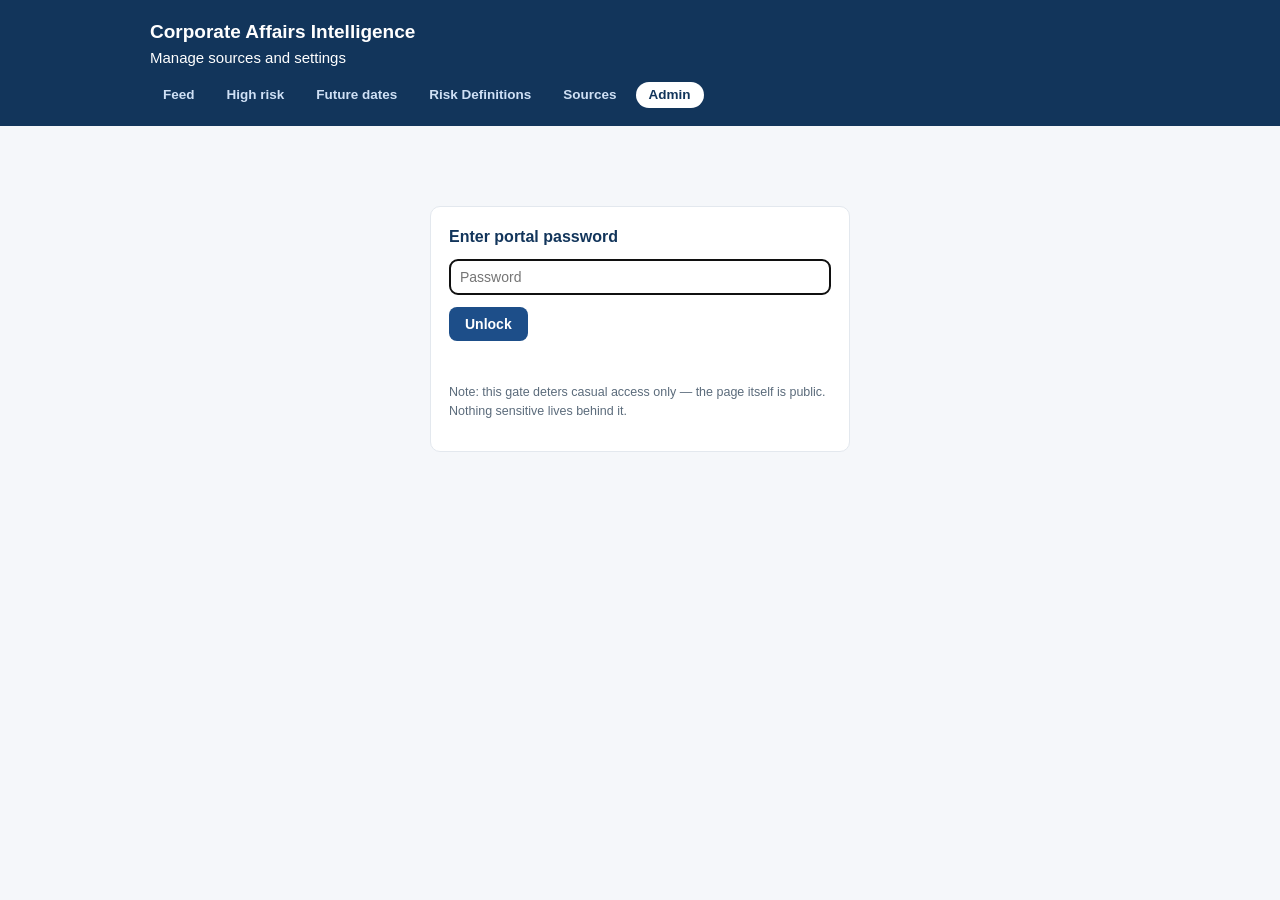
<file: docs/admin.html>
<!DOCTYPE html>
<html lang="en">
<head>
<meta charset="utf-8">
<meta name="viewport" content="width=device-width, initial-scale=1">
<meta name="robots" content="noindex">
<title>CA Intelligence — Admin</title>
<style>
  :root{--navy:#12355b;--navy2:#1d4e89;--bg:#f5f7fa;--card:#fff;--ink:#1c2733;--muted:#5b6b7b;--line:#e3e8ee;--ok:#2e6b34;--err:#a31226}
  *{box-sizing:border-box}
  body{margin:0;font-family:-apple-system,"Segoe UI",Roboto,Helvetica,Arial,sans-serif;background:var(--bg);color:var(--ink);font-size:15px;line-height:1.5}
  header{background:var(--navy);color:#fff;padding:18px 20px}
  header .wrap{max-width:980px;margin:0 auto}
  header h1{margin:0;font-size:19px}
  header a{color:#cfe0f5;font-size:13px}
  nav{display:flex;gap:6px;margin-top:13px}
  nav a{font-size:13.5px;font-weight:600;color:#cfe0f5;text-decoration:none;padding:6px 13px;border-radius:99px;line-height:1}
  nav a:hover{background:rgba(255,255,255,.12);color:#fff}
  nav a.active{background:#fff;color:var(--navy)}
  nav a:focus-visible{outline:2px solid #fff;outline-offset:2px}
  main{max-width:980px;margin:0 auto;padding:20px 16px 60px}
  .card{background:var(--card);border:1px solid var(--line);border-radius:10px;padding:18px;margin-bottom:16px}
  .card h2{margin:0 0 10px;font-size:16px;color:var(--navy)}
  label{display:block;font-size:13px;font-weight:600;color:var(--muted);margin:10px 0 4px}
  input[type=text],input[type=password],input[type=url],input[type=number],select{width:100%;padding:9px 10px;border:1px solid var(--line);border-radius:8px;font-size:14px;background:#fff;color:var(--ink)}
  input[type=number]{width:110px}
  button{background:var(--navy2);color:#fff;border:0;border-radius:8px;padding:9px 16px;font-size:14px;font-weight:600;cursor:pointer}
  button:hover{background:var(--navy)}
  button.ghost{background:#eef2f7;color:var(--navy)}
  button.danger{background:transparent;color:var(--err);padding:4px 8px;font-size:16px;line-height:1}
  .row{display:flex;gap:10px;flex-wrap:wrap;align-items:end}
  .row>div{flex:1;min-width:160px}
  table{width:100%;border-collapse:collapse;font-size:13.5px}
  th{ text-align:left;color:var(--muted);font-size:12px;text-transform:uppercase;letter-spacing:.05em;padding:8px 6px;border-bottom:1px solid var(--line)}
  td{padding:8px 6px;border-bottom:1px solid var(--line);vertical-align:middle}
  td input[type=text],td input[type=url],td select{font-size:13px;padding:6px 8px}
  .tag{font-size:10.5px;font-weight:700;padding:2px 7px;border-radius:99px;background:#eaf0f7;color:var(--navy2);text-transform:uppercase}
  .tag.auto{background:#f0ecf7;color:#59468b}
  .status{margin-top:10px;font-size:14px;min-height:20px}
  .status.ok{color:var(--ok)} .status.err{color:var(--err)}
  .note{font-size:12.5px;color:var(--muted)}
  #gate{max-width:420px;margin:60px auto}
  .hidden{display:none}
  @media (max-width:700px){ table,thead,tbody,tr,td,th{display:block} thead{display:none} td{border:0;padding:4px 0} tr{border-bottom:1px solid var(--line);padding:10px 0} }
</style>
</head>
<body>
<header>
  <div class="wrap">
    <h1>Corporate Affairs Intelligence</h1>
    <div class="sub">Manage sources and settings</div>
    <nav>
      <a href="index.html">Feed</a>
      <a href="highrisk.html">High risk</a>
      <a href="watch.html">Future dates</a>
      <a href="information.html">Risk Definitions</a>
      <a href="sources.html">Sources</a>
      <a href="admin.html" class="active" aria-current="page">Admin</a>
    </nav>
  </div>
</header>
<main>

  <div id="gate" class="card">
    <h2>Enter portal password</h2>
    <input type="password" id="pw" placeholder="Password" autofocus>
    <div style="margin-top:12px"><button id="pwBtn">Unlock</button></div>
    <div class="status err" id="pwErr"></div>
    <p class="note">Note: this gate deters casual access only — the page itself is public. Nothing sensitive lives behind it.</p>
  </div>

  <div id="app" class="hidden">

    <div class="card">
      <h2>Repository connection</h2>
      <div class="row">
        <div><label>GitHub owner (username)</label><input type="text" id="owner"></div>
        <div><label>Repository name</label><input type="text" id="repo"></div>
      </div>
      <label>GitHub token (fine-grained, this repo only, Contents: read &amp; write)</label>
      <input type="password" id="token" placeholder="github_pat_…">
      <p class="note">Stored only in this browser (localStorage). Create at github.com → Settings → Developer settings → Fine-grained tokens. Needed to save changes; loading works without it.</p>
      <div style="margin-top:8px"><button id="loadBtn">Load current settings</button></div>
      <div class="status" id="loadStatus"></div>
    </div>

    <div id="editor" class="hidden">
      <div class="card">
        <h2>Automatic source discovery</h2>
        <label>How many additional similar sources should the agent find and monitor on its own?</label>
        <input type="number" id="autoCount" min="0" max="25" value="0">
        <p class="note">The agent adds up to this many extra reputable sources (tagged AUTO below) on its next daily run. Set to 0 to stop discovering; delete any AUTO row to drop a source it added.</p>
      </div>

      <div class="card">
        <h2>Sources monitored every day</h2>
        <table id="srcTable">
          <thead><tr><th>On</th><th>Name</th><th>Category</th><th>Feed URL</th><th>Origin</th><th></th></tr></thead>
          <tbody></tbody>
        </table>
        <h2 style="margin-top:18px">Add a source</h2>
        <div class="row">
          <div><label>Name</label><input type="text" id="newName" placeholder="e.g. Politico Agriculture"></div>
          <div><label>Category</label><select id="newCat"></select></div>
        </div>
        <label>Feed URL (RSS/Atom — or a normal site URL and the agent will find its feed)</label>
        <input type="url" id="newUrl" placeholder="https://…">
        <div style="margin-top:10px"><button class="ghost" id="addBtn">Add to list</button></div>
      </div>

      <div class="card">
        <button id="saveBtn">Save all changes</button>
        <div class="status" id="saveStatus"></div>
        <p class="note">Saving commits <code>sources.json</code> and <code>config.json</code> to the repository; the next daily run picks them up automatically.</p>
      </div>
    </div>
  </div>
</main>
<script>
"use strict";
const PW_HASH="26fff2f8310d1d079761a508d1c41a5c3df9a40d7a821dbb3b898afa548261d4";
const CATS=["Regulatory","Legislative","Nutrition","Dairy Industry","Food Industry","Sustainability","Reputation","Public Affairs"];
const $=s=>document.querySelector(s);
const esc=s=>String(s??"").replace(/[&<>"']/g,c=>({"&":"&amp;","<":"&lt;",">":"&gt;",'"':"&quot;","'":"&#39;"}[c]));
let sourcesDoc=null, configDoc=null, shas={};

async function sha256(t){
  const b=await crypto.subtle.digest("SHA-256",new TextEncoder().encode(t));
  return [...new Uint8Array(b)].map(x=>x.toString(16).padStart(2,"0")).join("");
}
$("#pwBtn").onclick=async()=>{
  if(await sha256($("#pw").value)===PW_HASH){ sessionStorage.setItem("ca_admin","1"); unlock(); }
  else $("#pwErr").textContent="Incorrect password.";
};
$("#pw").addEventListener("keydown",e=>{if(e.key==="Enter")$("#pwBtn").click();});

function unlock(){
  $("#gate").classList.add("hidden");
  $("#app").classList.remove("hidden");
  // Auto-derive owner/repo when hosted on *.github.io/<repo>/
  const h=location.hostname, seg=location.pathname.split("/").filter(Boolean);
  const savedOwner=localStorage.getItem("ca_owner"), savedRepo=localStorage.getItem("ca_repo");
  $("#owner").value=savedOwner||(h.endsWith(".github.io")?h.split(".")[0]:"");
  $("#repo").value=savedRepo||(h.endsWith(".github.io")&&seg.length?seg[0]:"");
  $("#token").value=localStorage.getItem("ca_token")||"";
  $("#newCat").innerHTML=CATS.map(c=>`<option>${c}</option>`).join("");
}
if(sessionStorage.getItem("ca_admin")==="1") unlock();

function apiHeaders(withAuth){
  const h={"Accept":"application/vnd.github+json"};
  const t=$("#token").value.trim();
  if(withAuth&&t)h["Authorization"]="Bearer "+t;
  return h;
}
function repoPath(file){
  return `https://api.github.com/repos/${$("#owner").value.trim()}/${$("#repo").value.trim()}/contents/${file}`;
}
const b64enc=s=>btoa(String.fromCharCode(...new TextEncoder().encode(s)));
const b64dec=s=>new TextDecoder().decode(Uint8Array.from(atob(s.replace(/\n/g,"")),c=>c.charCodeAt(0)));

async function fetchFile(file){
  const r=await fetch(repoPath(file)+"?ref=main&t="+Date.now(),{headers:apiHeaders(true)});
  if(!r.ok)throw new Error(`${file}: HTTP ${r.status}`);
  const j=await r.json();
  shas[file]=j.sha;
  return JSON.parse(b64dec(j.content));
}
async function putFile(file,obj,msg){
  const r=await fetch(repoPath(file),{
    method:"PUT",headers:{...apiHeaders(true),"Content-Type":"application/json"},
    body:JSON.stringify({message:msg,branch:"main",sha:shas[file],content:b64enc(JSON.stringify(obj,null,2)+"\n")})
  });
  if(!r.ok){const t=await r.text();throw new Error(`${file}: HTTP ${r.status} ${t.slice(0,140)}`);}
  const j=await r.json(); shas[file]=j.content.sha;
}

$("#loadBtn").onclick=async()=>{
  const st=$("#loadStatus"); st.className="status"; st.textContent="Loading…";
  localStorage.setItem("ca_owner",$("#owner").value.trim());
  localStorage.setItem("ca_repo",$("#repo").value.trim());
  localStorage.setItem("ca_token",$("#token").value.trim());
  try{
    sourcesDoc=await fetchFile("sources.json");
    configDoc=await fetchFile("config.json");
    $("#autoCount").value=configDoc.auto_discover_count??0;
    renderTable();
    $("#editor").classList.remove("hidden");
    st.className="status ok"; st.textContent=`Loaded ${sourcesDoc.sources.length} sources.`;
  }catch(e){ st.className="status err"; st.textContent="Load failed — check owner/repo. "+e.message; }
};

function renderTable(){
  const tb=$("#srcTable tbody");
  tb.innerHTML=sourcesDoc.sources.map((s,i)=>`<tr data-i="${i}">
    <td><input type="checkbox" ${s.enabled?"checked":""} data-f="enabled"></td>
    <td><input type="text" value="${esc(s.name)}" data-f="name"></td>
    <td><select data-f="category">${CATS.map(c=>`<option ${c===s.category?"selected":""}>${c}</option>`).join("")}</select></td>
    <td><input type="url" value="${esc(s.url)}" data-f="url" style="min-width:220px"></td>
    <td><span class="tag ${s.origin==="auto"?"auto":""}">${esc(s.origin||"seed")}</span></td>
    <td><button class="danger" title="Remove" data-del="${i}">✕</button></td>
  </tr>`).join("");
  tb.querySelectorAll("[data-del]").forEach(b=>b.onclick=()=>{sourcesDoc.sources.splice(+b.dataset.del,1);renderTable();});
  tb.querySelectorAll("[data-f]").forEach(el=>el.addEventListener("change",()=>{
    const i=+el.closest("tr").dataset.i, f=el.dataset.f;
    sourcesDoc.sources[i][f]=(el.type==="checkbox")?el.checked:el.value;
    if(f!=="enabled")sourcesDoc.sources[i].origin=sourcesDoc.sources[i].origin==="seed"?"admin":sourcesDoc.sources[i].origin;
  }));
}

$("#addBtn").onclick=()=>{
  const name=$("#newName").value.trim(), url=$("#newUrl").value.trim();
  if(!name||!url){alert("Name and URL are required.");return;}
  sourcesDoc.sources.push({
    id:name.toLowerCase().replace(/[^a-z0-9]+/g,"-").replace(/^-|-$/g,"").slice(0,40)||("src-"+Date.now()),
    name, url, category:$("#newCat").value, origin:"admin", enabled:true
  });
  $("#newName").value=""; $("#newUrl").value="";
  renderTable();
};

$("#saveBtn").onclick=async()=>{
  const st=$("#saveStatus"); st.className="status"; st.textContent="Saving…";
  if(!$("#token").value.trim()){ st.className="status err"; st.textContent="A GitHub token is required to save."; return; }
  localStorage.setItem("ca_token",$("#token").value.trim());
  configDoc.auto_discover_count=Math.max(0,parseInt($("#autoCount").value,10)||0);
  try{
    await putFile("sources.json",sourcesDoc,"admin: update sources");
    await putFile("config.json",configDoc,"admin: update config");
    st.className="status ok"; st.textContent="Saved. The next daily run will use the new settings.";
  }catch(e){ st.className="status err"; st.textContent="Save failed — "+e.message; }
};
</script>
</body>
</html>
</file>
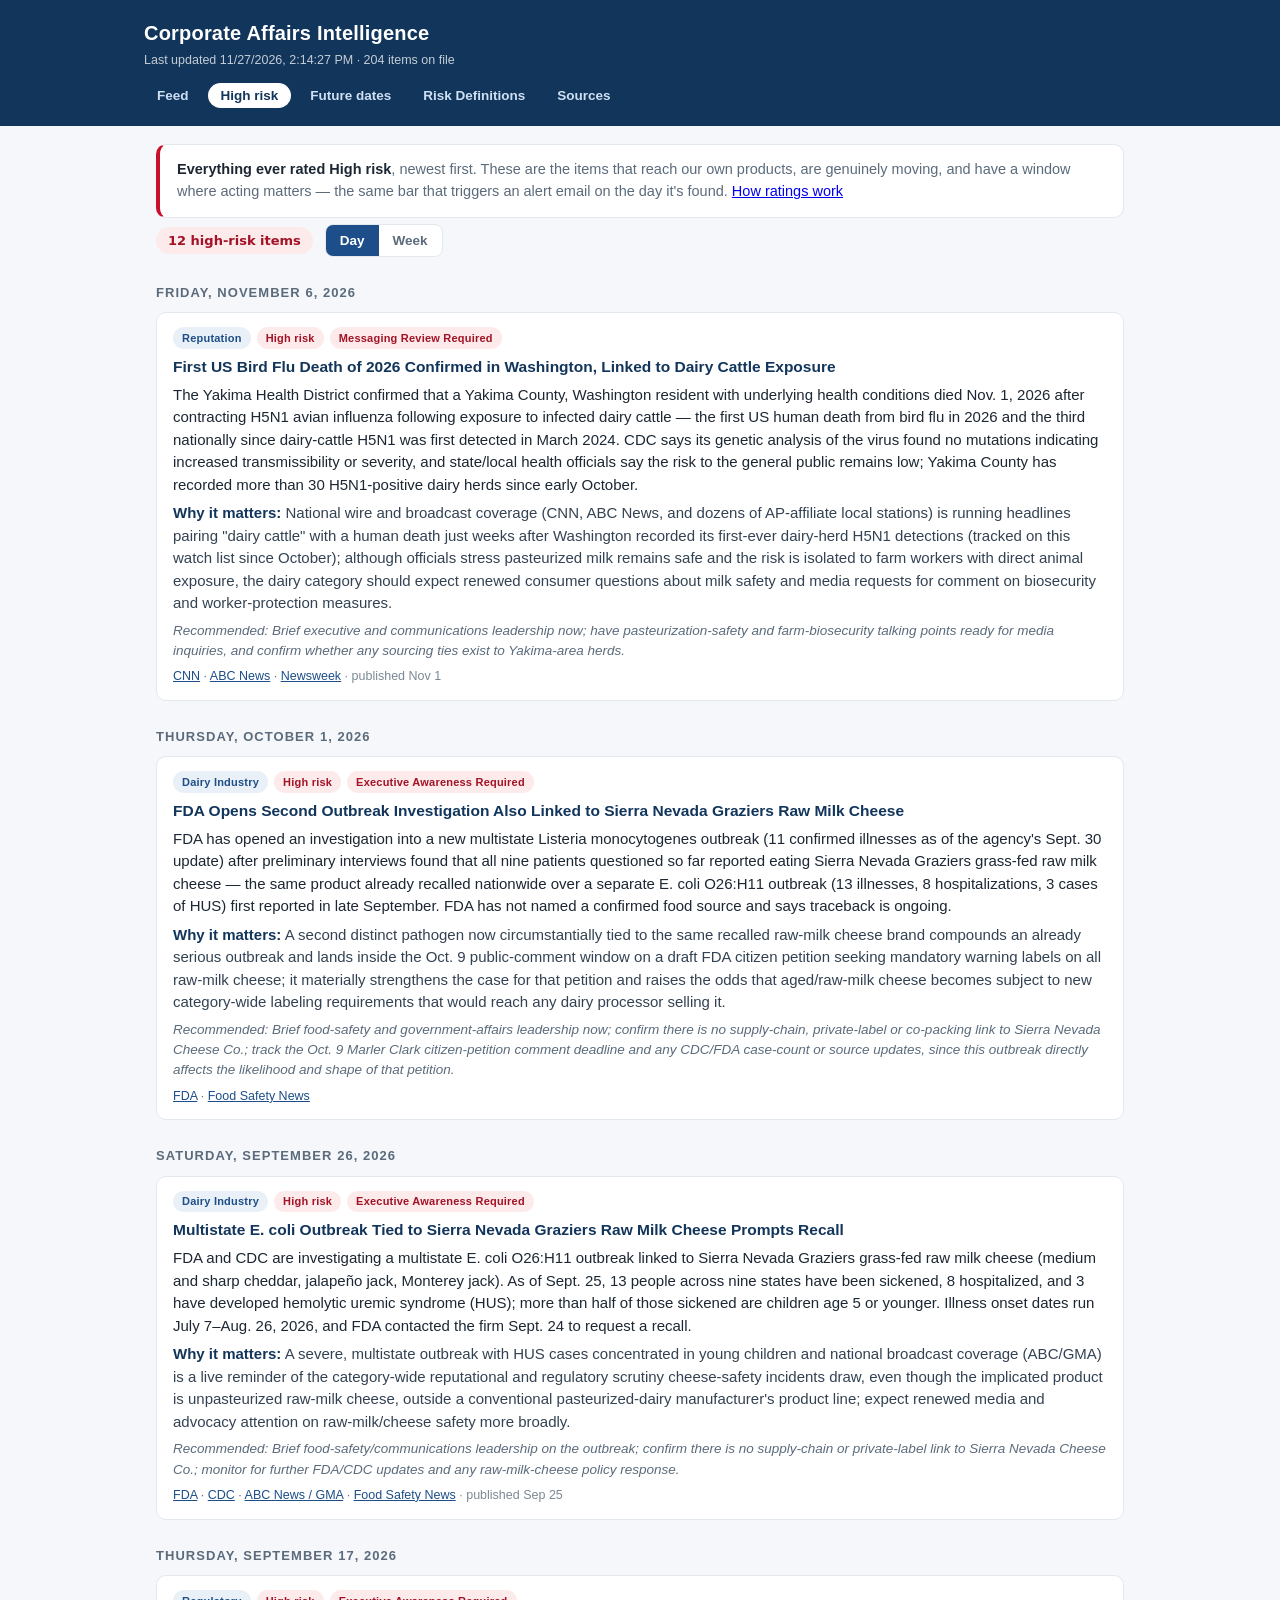
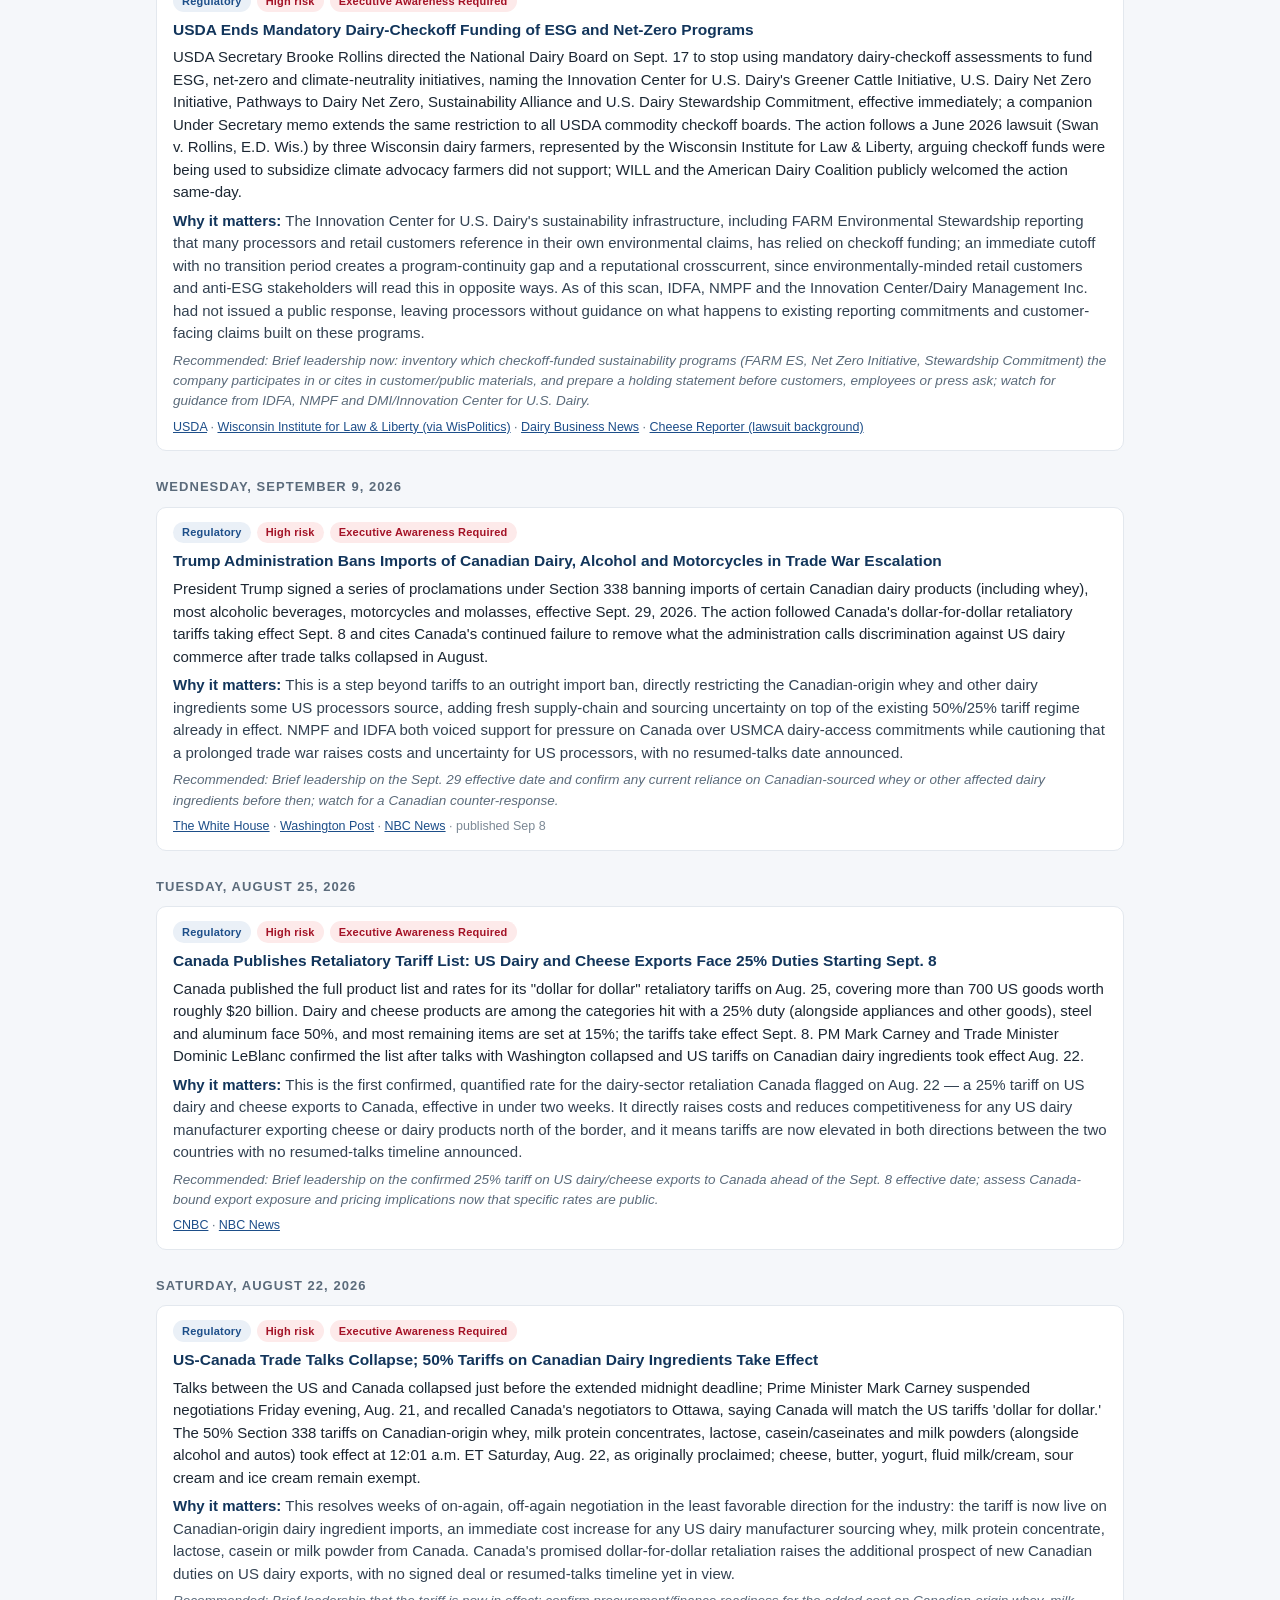
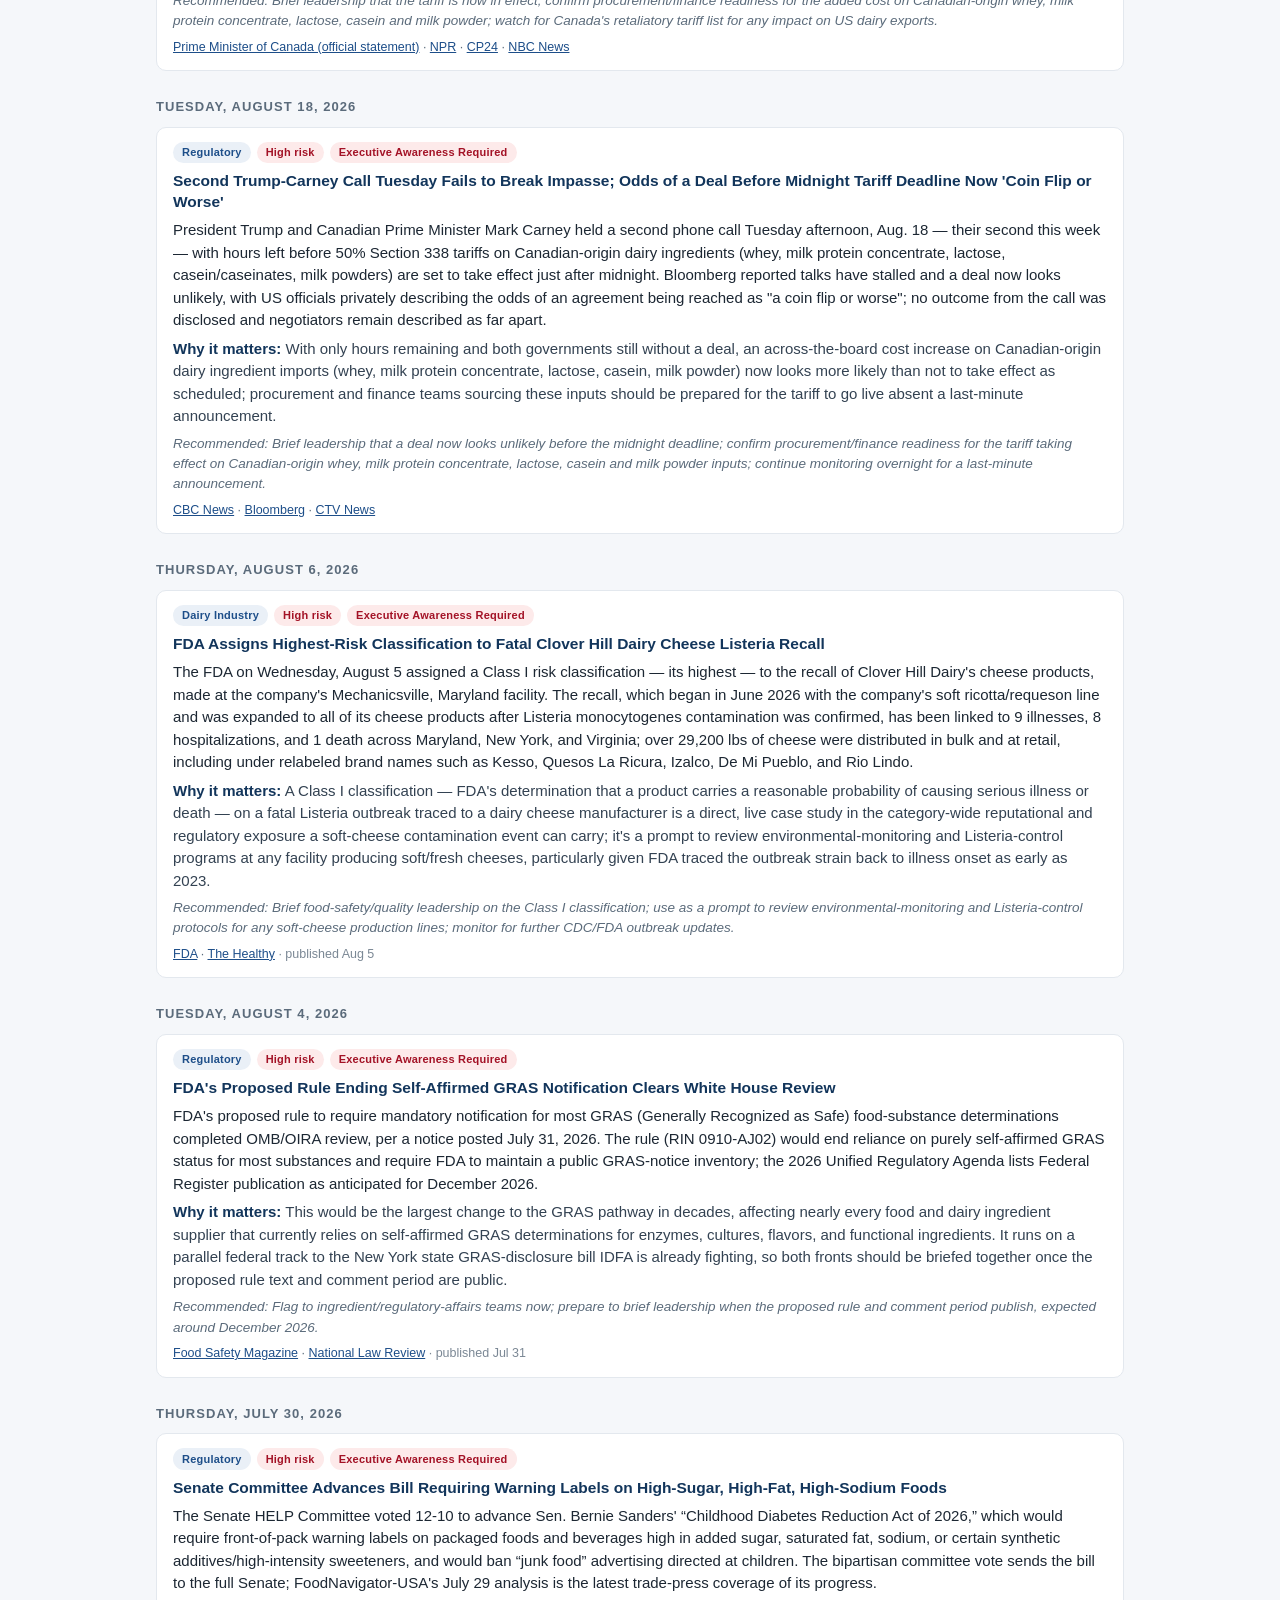
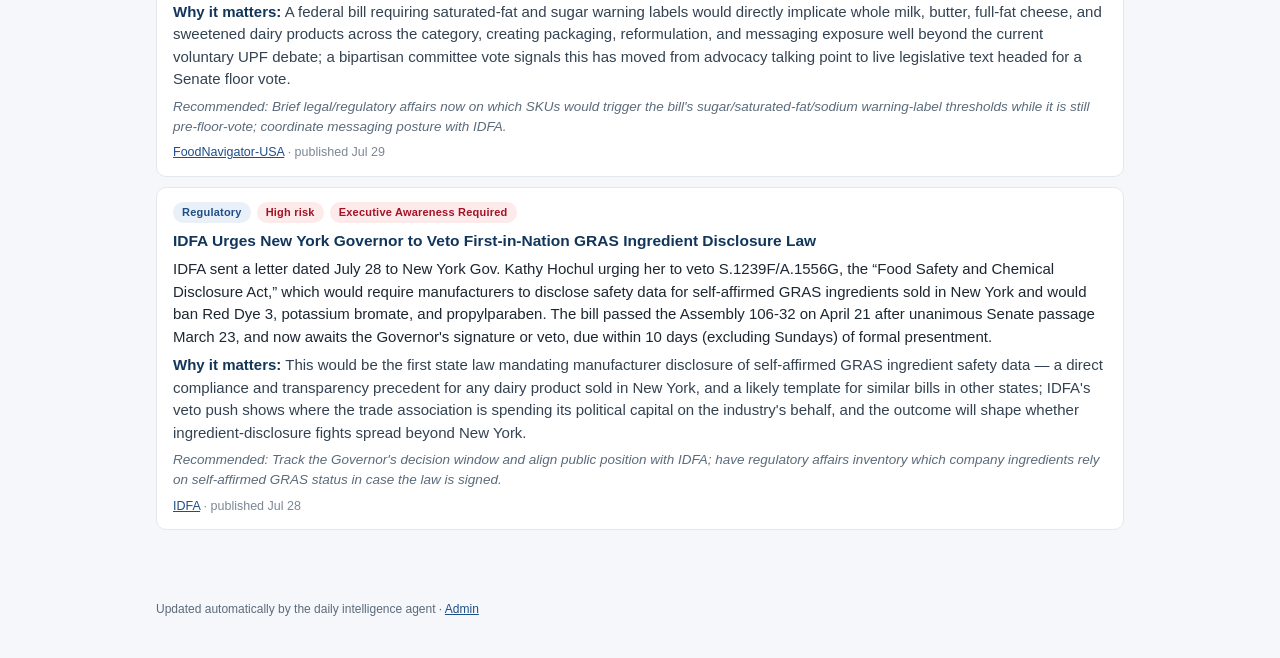
<file: docs/highrisk.html>
<!DOCTYPE html>
<html lang="en">
<head>
<meta charset="utf-8">
<meta name="viewport" content="width=device-width, initial-scale=1">
<meta name="robots" content="noindex">
<title>High risk — Corporate Affairs Intelligence</title>
<link rel="stylesheet" href="assets/site.css">
<style>
  .intro{
    background:#fff;border:1px solid var(--line);border-left:4px solid #c8102e;
    border-radius:10px;padding:14px 17px;margin-bottom:6px;
  }
  .intro p{margin:0;font-size:14.5px;color:var(--muted)}
  .intro p b{color:var(--ink)}
  .count{
    font-family:var(--display);font-weight:800;font-size:13px;color:var(--hi-t);
    background:var(--hi);padding:4px 12px;border-radius:99px;
  }
  .headrow{display:flex;align-items:center;gap:12px;margin:4px 0 14px;flex-wrap:wrap}
</style>
</head>
<body>

<header>
  <div class="wrap">
    <h1>Corporate Affairs Intelligence</h1>
    <div class="sub" id="meta">Loading…</div>
    <nav>
      <a href="index.html">Feed</a>
      <a href="highrisk.html" class="active" aria-current="page">High risk</a>
      <a href="watch.html">Future dates</a>
      <a href="information.html">Risk Definitions</a>
      <a href="sources.html">Sources</a>
    </nav>
  </div>
</header>

<main>
  <div class="intro">
    <p><b>Everything ever rated High risk</b>, newest first. These are the items that reach our own products, are genuinely moving, and have a window where acting matters — the same bar that triggers an alert email on the day it's found. <a href="information.html">How ratings work</a></p>
  </div>

  <div class="headrow">
    <span class="count" id="count">—</span>
    <span class="seg" role="group" aria-label="Group by">
      <button type="button" id="byDay" aria-pressed="true">Day</button>
      <button type="button" id="byWeek" aria-pressed="false">Week</button>
    </span>
  </div>

  <div id="list"></div>
</main>

<footer>
  Updated automatically by the daily intelligence agent · <a href="admin.html">Admin</a>
</footer>

<script src="assets/site.js"></script>
<script>
"use strict";
let DATA = {items:[]};
let MODE = "day";

function render(){
  const items = (DATA.items || []).filter(it => it.risk === "High");
  $("#count").textContent = items.length
    ? `${items.length} high-risk item${items.length === 1 ? "" : "s"}`
    : "None so far";
  $("#list").innerHTML = renderGroups(
    groupItems(items, MODE),
    "No high-risk items yet. That is the expected state most days — High is reserved for developments that need a decision."
  );
}

function setMode(m){
  MODE = m;
  $("#byDay").setAttribute("aria-pressed", String(m === "day"));
  $("#byWeek").setAttribute("aria-pressed", String(m === "week"));
  render();
}

(async function init(){
  try { DATA = await loadData(); }
  catch(e){
    $("#meta").textContent = "Could not load data.json";
    $("#list").innerHTML = '<div class="empty">Could not load data — if previewing locally, serve over http (not file://).</div>';
    return;
  }
  setMeta($("#meta"), DATA);
  render();
})();

$("#byDay").addEventListener("click", () => setMode("day"));
$("#byWeek").addEventListener("click", () => setMode("week"));
</script>
</body>
</html>
</file>
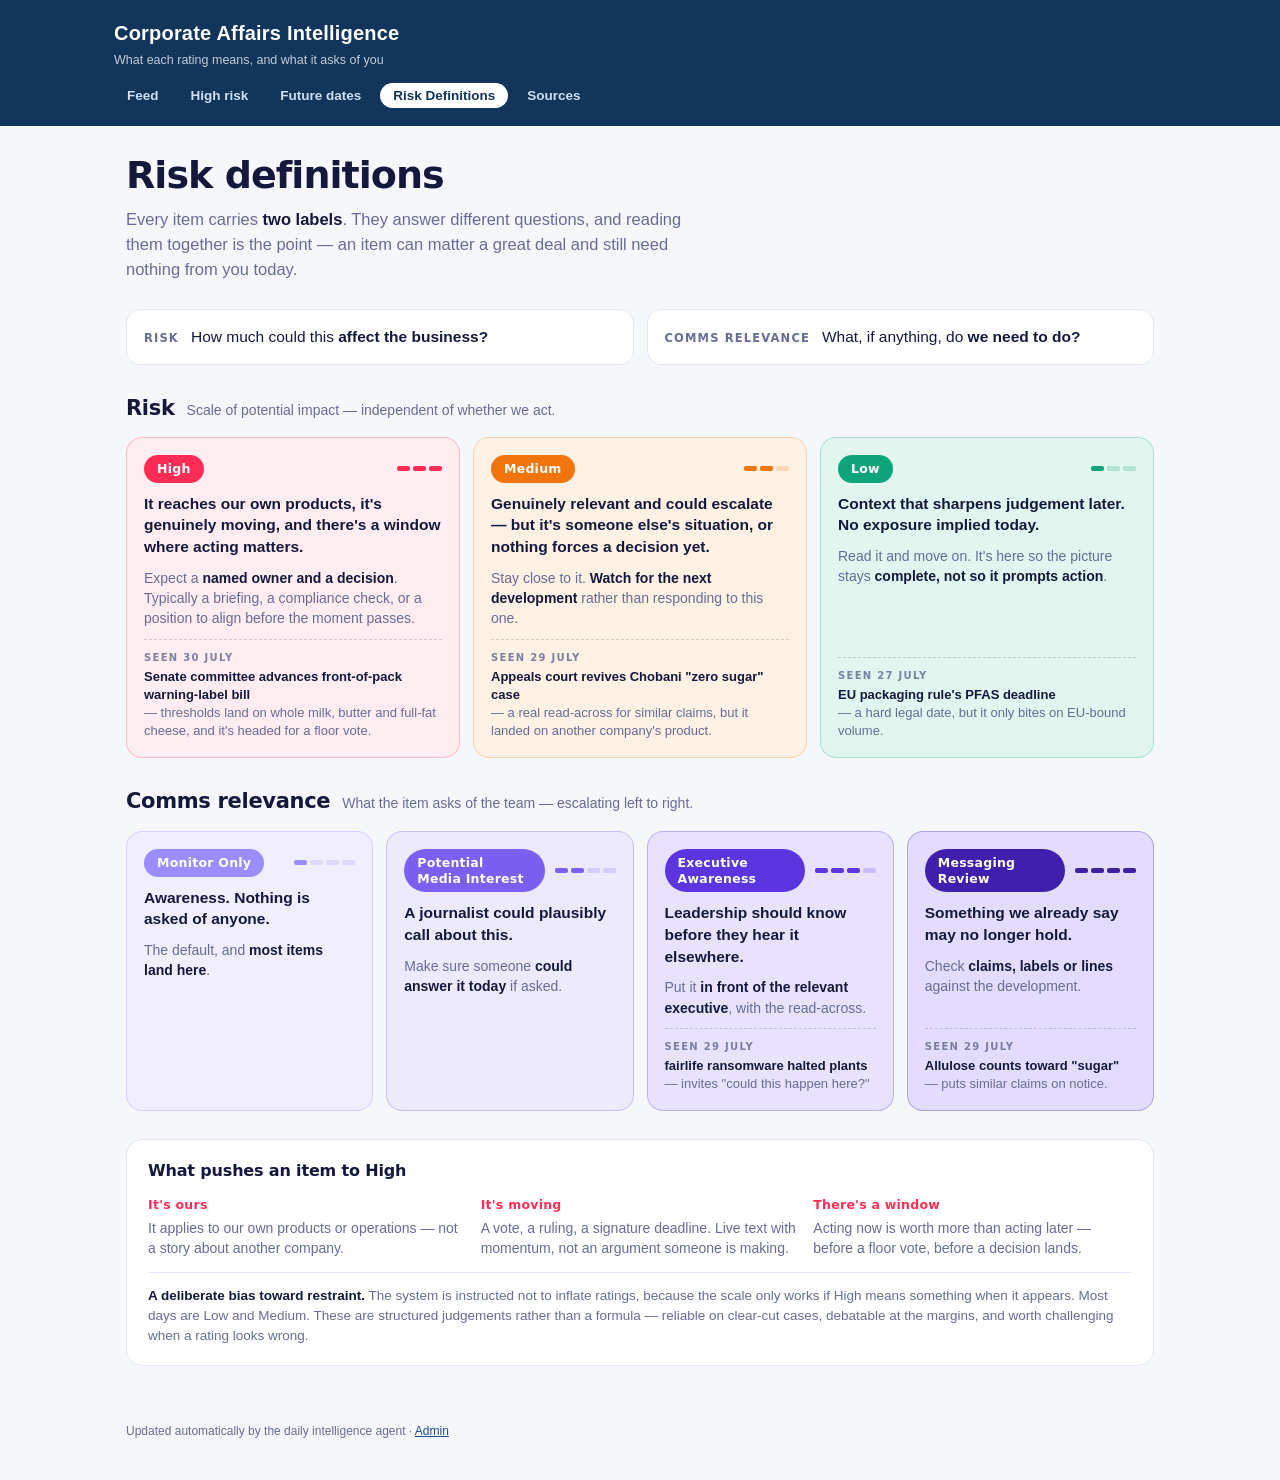
<file: docs/information.html>
<!DOCTYPE html>
<html lang="en">
<head>
<meta charset="utf-8">
<meta name="viewport" content="width=device-width, initial-scale=1">
<meta name="robots" content="noindex">
<title>Risk Definitions — Corporate Affairs Intelligence</title>
<style>
  :root{
    --navy:#12355b; --navy2:#1d4e89;
    --paper:#f5f7fa; --card:#ffffff;
    --ink:#14183D; --muted:#676C96; --line:#E4E7F5;

    --high:#FF2D55; --high-bg:#FFEDF1;
    --med:#F2740C;  --med-bg:#FFF1E3;
    --low:#0EA47A;  --low-bg:#E0F6EF;

    --c1:#9B8CFF; --c1-bg:#F1EEFF;
    --c2:#7B5FF0; --c2-bg:#EDE9FF;
    --c3:#5B36E0; --c3-bg:#E8E2FF;
    --c4:#3F1FAE; --c4-bg:#E3DCFF;

    --display:"Avenir Next","Futura","Segoe UI",system-ui,sans-serif;
    --body:-apple-system,"Segoe UI",Roboto,Helvetica,Arial,sans-serif;
  }
  *{box-sizing:border-box}
  body{margin:0;background:var(--paper);color:var(--ink);font-family:var(--body);font-size:15px;line-height:1.5;-webkit-font-smoothing:antialiased}

  header{background:var(--navy);color:#fff;padding:18px 20px}
  header .wrap{max-width:1060px;margin:0 auto;padding:0 4px}
  header h1{margin:0;font-size:20px;font-weight:650;letter-spacing:.2px}
  header .sub{font-size:12.5px;opacity:.75;margin-top:3px}
  nav{display:flex;gap:6px;margin-top:13px}
  nav a{font-size:13.5px;font-weight:600;color:#cfe0f5;text-decoration:none;padding:6px 13px;border-radius:99px;line-height:1}
  nav a:hover{background:rgba(255,255,255,.12);color:#fff}
  nav a.active{background:#fff;color:var(--navy)}
  nav a:focus-visible{outline:2px solid #fff;outline-offset:2px}

  main{max-width:1060px;margin:0 auto;padding:30px 16px 56px;display:flex;flex-direction:column;gap:28px}

  .lede h2{font-family:var(--display);font-weight:800;font-size:clamp(26px,4vw,38px);letter-spacing:-.025em;line-height:1.05;margin:0;text-wrap:balance}
  .lede p{margin:11px 0 0;font-size:16.5px;color:var(--muted);max-width:62ch}
  .lede p b{color:var(--ink);font-weight:650}

  .twoq{display:grid;grid-template-columns:1fr 1fr;gap:13px}
  .q{background:var(--card);border:1px solid var(--line);border-radius:14px;padding:15px 17px;display:flex;gap:12px;align-items:baseline}
  .q .k{font-family:var(--display);font-weight:800;font-size:11.5px;letter-spacing:.1em;text-transform:uppercase;color:var(--muted);white-space:nowrap}
  .q .v{font-size:15.5px}
  .q .v b{font-weight:700}

  section{display:flex;flex-direction:column;gap:13px}
  .shead{display:flex;align-items:baseline;gap:12px;flex-wrap:wrap}
  .shead h3{font-family:var(--display);font-weight:800;font-size:21px;letter-spacing:-.015em;margin:0}
  .shead .note{font-size:14px;color:var(--muted)}

  .grid3{display:grid;grid-template-columns:repeat(3,minmax(0,1fr));gap:13px}
  .grid4{display:grid;grid-template-columns:repeat(4,minmax(0,1fr));gap:13px}

  .tier{border-radius:16px;padding:17px;display:flex;flex-direction:column;gap:10px;border:1px solid var(--line);background:var(--card)}
  .t-high{background:var(--high-bg);border-color:color-mix(in srgb,var(--high) 26%,transparent)}
  .t-med {background:var(--med-bg); border-color:color-mix(in srgb,var(--med) 26%,transparent)}
  .t-low {background:var(--low-bg); border-color:color-mix(in srgb,var(--low) 26%,transparent)}
  .c-1{background:var(--c1-bg);border-color:color-mix(in srgb,var(--c1) 30%,transparent)}
  .c-2{background:var(--c2-bg);border-color:color-mix(in srgb,var(--c2) 30%,transparent)}
  .c-3{background:var(--c3-bg);border-color:color-mix(in srgb,var(--c3) 30%,transparent)}
  .c-4{background:var(--c4-bg);border-color:color-mix(in srgb,var(--c4) 30%,transparent)}

  .toprow{display:flex;align-items:center;justify-content:space-between;gap:10px}
  .pill{font-family:var(--display);font-weight:800;font-size:12.5px;letter-spacing:.02em;padding:6px 13px;border-radius:99px;color:#fff;line-height:1.25}
  .p-high{background:var(--high)} .p-med{background:var(--med)} .p-low{background:var(--low)}
  .p-c1{background:var(--c1)} .p-c2{background:var(--c2)} .p-c3{background:var(--c3)} .p-c4{background:var(--c4)}

  .steps{display:flex;gap:3px;align-items:center}
  .steps i{width:13px;height:5px;border-radius:2px;background:currentColor;opacity:.22}
  .steps i.on{opacity:1}
  .s-high{color:var(--high)} .s-med{color:var(--med)} .s-low{color:var(--low)}
  .s-c1{color:var(--c1)} .s-c2{color:var(--c2)} .s-c3{color:var(--c3)} .s-c4{color:var(--c4)}

  .means{font-size:15.5px;font-weight:600;line-height:1.4;margin:0}
  .does{font-size:14px;color:var(--muted);line-height:1.45;margin:0}
  .does b{color:var(--ink);font-weight:650}
  .eg{margin:auto 0 0;padding-top:11px;border-top:1px dashed color-mix(in srgb,var(--ink) 18%,transparent);font-size:13px;line-height:1.4;color:var(--muted)}
  .eg .lab{display:block;font-family:var(--display);font-size:10px;font-weight:700;letter-spacing:.13em;text-transform:uppercase;margin-bottom:3px;opacity:.85}
  .eg .t{color:var(--ink);font-weight:600}

  .tests{background:var(--card);border:1px solid var(--line);border-radius:16px;padding:19px 21px;display:flex;flex-direction:column;gap:13px}
  .tests h3{font-family:var(--display);font-weight:800;font-size:16px;margin:0;letter-spacing:-.01em}
  .tlist{display:grid;grid-template-columns:repeat(3,1fr);gap:14px}
  .t{display:flex;flex-direction:column;gap:3px}
  .t .n{font-family:var(--display);font-weight:800;font-size:12.5px;letter-spacing:.02em;color:var(--high)}
  .t .d{font-size:14px;color:var(--muted);line-height:1.45}
  .caveat{font-size:13.5px;color:var(--muted);line-height:1.5;border-top:1px solid var(--line);padding-top:13px;margin:0}
  .caveat b{color:var(--ink);font-weight:650}

  footer{max-width:1060px;margin:0 auto;padding:0 16px 40px;font-size:12px;color:var(--muted)}
  footer a{color:var(--navy2)}

  @media (max-width:900px){ .grid3,.grid4,.tlist,.twoq{grid-template-columns:1fr 1fr} }
  @media (max-width:600px){ .grid3,.grid4,.tlist,.twoq{grid-template-columns:1fr} main{padding:24px 16px 36px;gap:22px} }
  @media print{
    header{background:#fff;color:#000;padding:0 0 12px} nav,footer{display:none}
    body{background:#fff} main{padding:0;gap:16px;max-width:none}
    .tier,.tests,.q{break-inside:avoid}
  }
</style>
</head>
<body>

<header>
  <div class="wrap">
    <h1>Corporate Affairs Intelligence</h1>
    <div class="sub">What each rating means, and what it asks of you</div>
    <nav>
      <a href="index.html">Feed</a>
      <a href="highrisk.html">High risk</a>
      <a href="watch.html">Future dates</a>
      <a href="information.html" class="active" aria-current="page">Risk Definitions</a>
      <a href="sources.html">Sources</a>
    </nav>
  </div>
</header>

<main>

  <div class="lede">
    <h2>Risk definitions</h2>
    <p>Every item carries <b>two labels</b>. They answer different questions, and reading them together is the point — an item can matter a great deal and still need nothing from you today.</p>
  </div>

  <div class="twoq">
    <div class="q"><span class="k">Risk</span><span class="v">How much could this <b>affect the business?</b></span></div>
    <div class="q"><span class="k">Comms relevance</span><span class="v">What, if anything, do <b>we need to do?</b></span></div>
  </div>

  <section>
    <div class="shead">
      <h3>Risk</h3>
      <span class="note">Scale of potential impact — independent of whether we act.</span>
    </div>
    <div class="grid3">

      <article class="tier t-high">
        <div class="toprow">
          <span class="pill p-high">High</span>
          <span class="steps s-high"><i class="on"></i><i class="on"></i><i class="on"></i></span>
        </div>
        <p class="means">It reaches our own products, it's genuinely moving, and there's a window where acting matters.</p>
        <p class="does">Expect a <b>named owner and a decision</b>. Typically a briefing, a compliance check, or a position to align before the moment passes.</p>
        <p class="eg"><span class="lab">Seen 30 July</span><span class="t">Senate committee advances front-of-pack warning-label bill</span> — thresholds land on whole milk, butter and full-fat cheese, and it's headed for a floor vote.</p>
      </article>

      <article class="tier t-med">
        <div class="toprow">
          <span class="pill p-med">Medium</span>
          <span class="steps s-med"><i class="on"></i><i class="on"></i><i></i></span>
        </div>
        <p class="means">Genuinely relevant and could escalate — but it's someone else's situation, or nothing forces a decision yet.</p>
        <p class="does">Stay close to it. <b>Watch for the next development</b> rather than responding to this one.</p>
        <p class="eg"><span class="lab">Seen 29 July</span><span class="t">Appeals court revives Chobani "zero sugar" case</span> — a real read-across for similar claims, but it landed on another company's product.</p>
      </article>

      <article class="tier t-low">
        <div class="toprow">
          <span class="pill p-low">Low</span>
          <span class="steps s-low"><i class="on"></i><i></i><i></i></span>
        </div>
        <p class="means">Context that sharpens judgement later. No exposure implied today.</p>
        <p class="does">Read it and move on. It's here so the picture stays <b>complete, not so it prompts action</b>.</p>
        <p class="eg"><span class="lab">Seen 27 July</span><span class="t">EU packaging rule's PFAS deadline</span> — a hard legal date, but it only bites on EU-bound volume.</p>
      </article>

    </div>
  </section>

  <section>
    <div class="shead">
      <h3>Comms relevance</h3>
      <span class="note">What the item asks of the team — escalating left to right.</span>
    </div>
    <div class="grid4">

      <article class="tier c-1">
        <div class="toprow">
          <span class="pill p-c1">Monitor Only</span>
          <span class="steps s-c1"><i class="on"></i><i></i><i></i><i></i></span>
        </div>
        <p class="means">Awareness. Nothing is asked of anyone.</p>
        <p class="does">The default, and <b>most items land here</b>.</p>
      </article>

      <article class="tier c-2">
        <div class="toprow">
          <span class="pill p-c2">Potential Media Interest</span>
          <span class="steps s-c2"><i class="on"></i><i class="on"></i><i></i><i></i></span>
        </div>
        <p class="means">A journalist could plausibly call about this.</p>
        <p class="does">Make sure someone <b>could answer it today</b> if asked.</p>
      </article>

      <article class="tier c-3">
        <div class="toprow">
          <span class="pill p-c3">Executive Awareness</span>
          <span class="steps s-c3"><i class="on"></i><i class="on"></i><i class="on"></i><i></i></span>
        </div>
        <p class="means">Leadership should know before they hear it elsewhere.</p>
        <p class="does">Put it <b>in front of the relevant executive</b>, with the read-across.</p>
        <p class="eg"><span class="lab">Seen 29 July</span><span class="t">fairlife ransomware halted plants</span> — invites "could this happen here?"</p>
      </article>

      <article class="tier c-4">
        <div class="toprow">
          <span class="pill p-c4">Messaging Review</span>
          <span class="steps s-c4"><i class="on"></i><i class="on"></i><i class="on"></i><i class="on"></i></span>
        </div>
        <p class="means">Something we already say may no longer hold.</p>
        <p class="does">Check <b>claims, labels or lines</b> against the development.</p>
        <p class="eg"><span class="lab">Seen 29 July</span><span class="t">Allulose counts toward "sugar"</span> — puts similar claims on notice.</p>
      </article>

    </div>
  </section>

  <div class="tests">
    <h3>What pushes an item to High</h3>
    <div class="tlist">
      <div class="t">
        <span class="n">It's ours</span>
        <span class="d">It applies to our own products or operations — not a story about another company.</span>
      </div>
      <div class="t">
        <span class="n">It's moving</span>
        <span class="d">A vote, a ruling, a signature deadline. Live text with momentum, not an argument someone is making.</span>
      </div>
      <div class="t">
        <span class="n">There's a window</span>
        <span class="d">Acting now is worth more than acting later — before a floor vote, before a decision lands.</span>
      </div>
    </div>
    <p class="caveat"><b>A deliberate bias toward restraint.</b> The system is instructed not to inflate ratings, because the scale only works if High means something when it appears. Most days are Low and Medium. These are structured judgements rather than a formula — reliable on clear-cut cases, debatable at the margins, and worth challenging when a rating looks wrong.</p>
  </div>

</main>

<footer>
  Updated automatically by the daily intelligence agent · <a href="admin.html">Admin</a>
</footer>

</body>
</html>
</file>
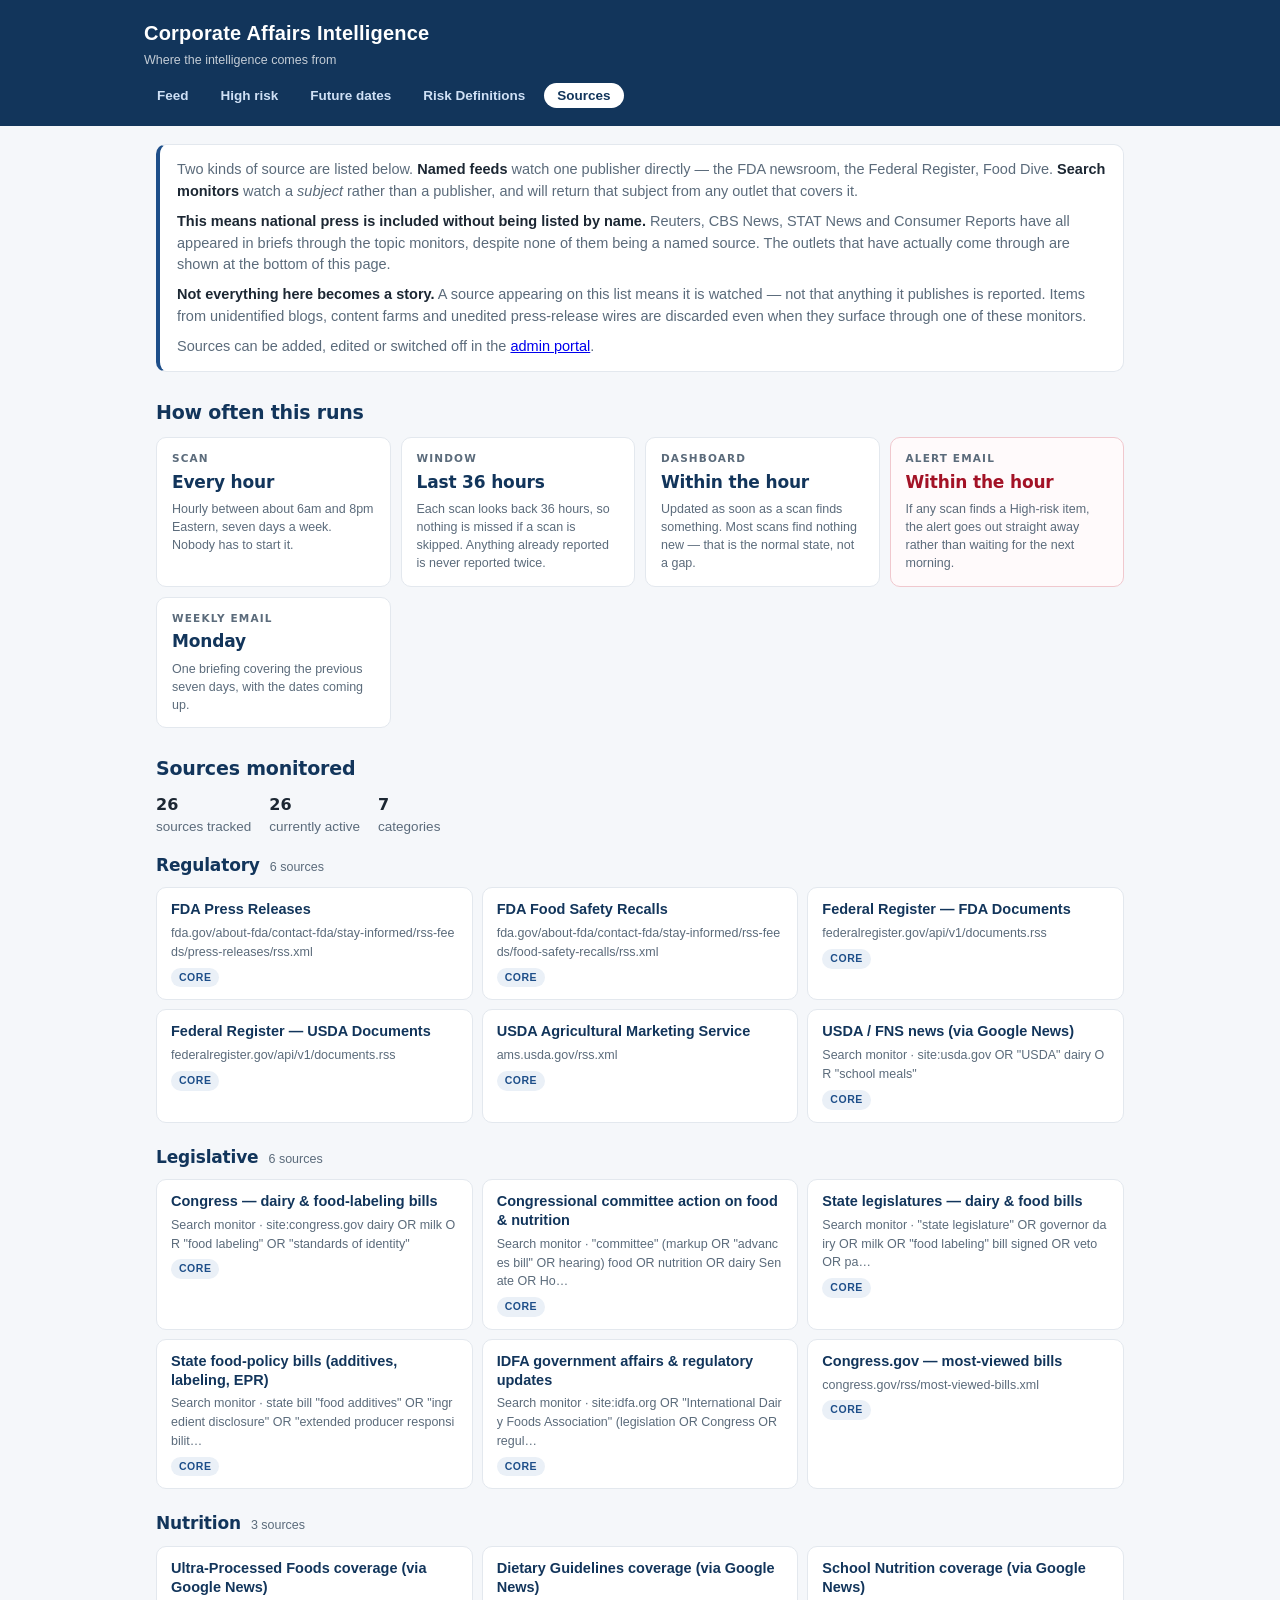
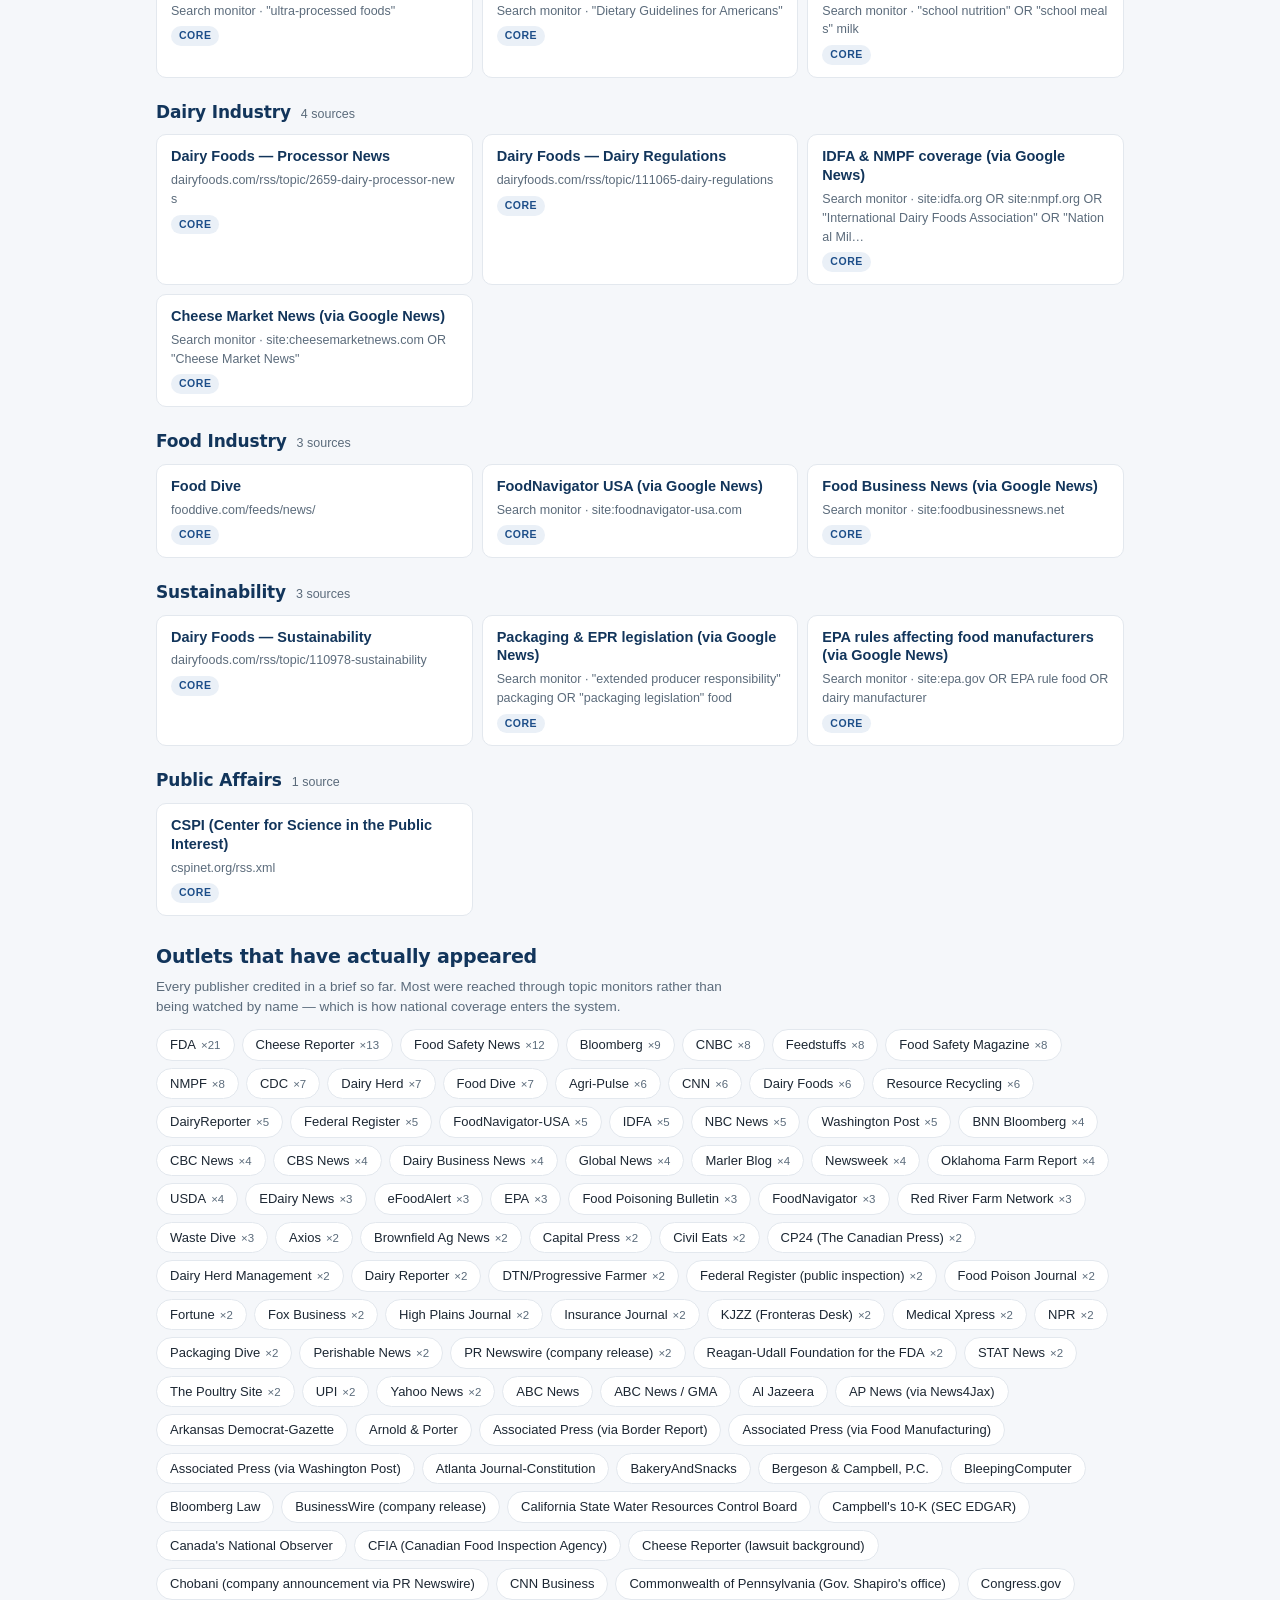
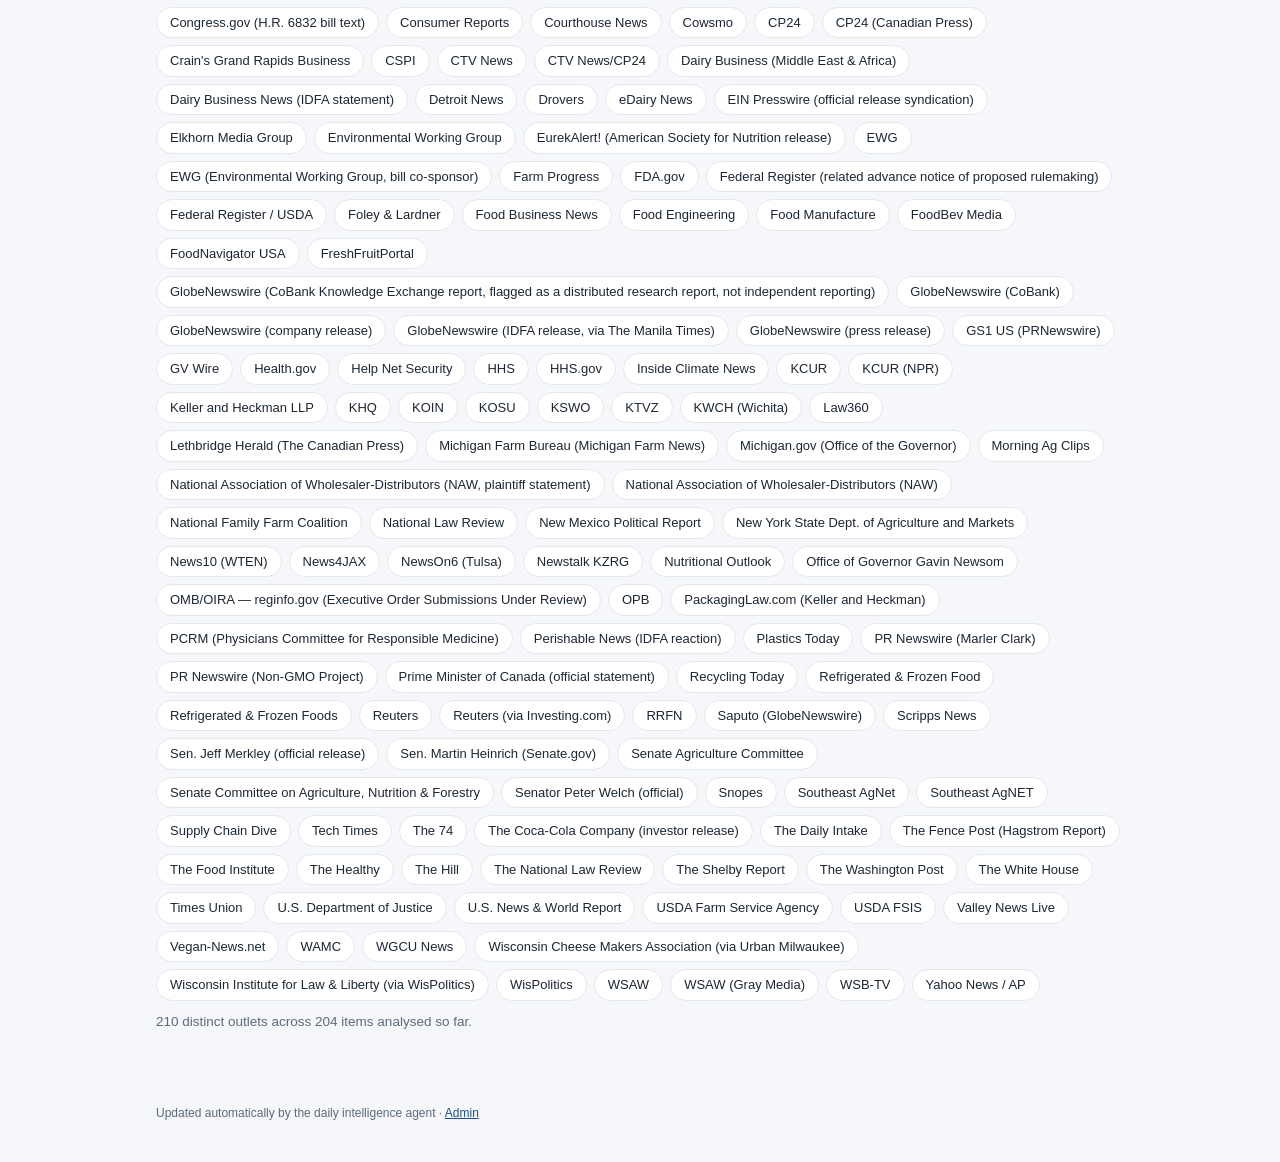
<file: docs/sources.html>
<!DOCTYPE html>
<html lang="en">
<head>
<meta charset="utf-8">
<meta name="viewport" content="width=device-width, initial-scale=1">
<meta name="robots" content="noindex">
<title>Sources — Corporate Affairs Intelligence</title>
<link rel="stylesheet" href="assets/site.css">
<style>
  .intro{background:#fff;border:1px solid var(--line);border-left:4px solid var(--navy2);border-radius:10px;padding:14px 17px;margin-bottom:18px}
  .intro p{margin:0 0 8px;font-size:14.5px;color:var(--muted)}
  .intro p:last-child{margin-bottom:0}
  .intro b{color:var(--ink)}
  .catblock{margin-bottom:22px}
  .cathead{display:flex;align-items:baseline;gap:10px;margin:0 0 9px}
  .cathead h2{font-family:var(--display);font-weight:800;font-size:17px;margin:0;color:var(--navy);letter-spacing:-.01em}
  .cathead .n{font-size:12.5px;color:var(--muted)}
  .srclist{display:grid;grid-template-columns:repeat(auto-fill,minmax(300px,1fr));gap:9px}
  .src{background:#fff;border:1px solid var(--line);border-radius:10px;padding:12px 14px;display:flex;flex-direction:column;gap:5px}
  .src .nm{font-weight:650;font-size:14.5px;line-height:1.3}
  .src .nm a{color:var(--navy);text-decoration:none}
  .src .nm a:hover{text-decoration:underline}
  .src .host{font-size:12.5px;color:var(--muted);word-break:break-all}
  .src .tags{display:flex;gap:5px;flex-wrap:wrap;margin-top:1px}
  .tag{font-size:10.5px;font-weight:700;letter-spacing:.05em;text-transform:uppercase;padding:2px 8px;border-radius:99px;background:#eaf0f7;color:var(--navy2)}
  .tag.auto{background:#f0ecf7;color:#59468b}
  .tag.admin{background:#e8f1e9;color:var(--lo-t)}
  .tag.off{background:#f1f2f5;color:var(--muted)}
  .src.disabled{opacity:.6}
  .bar{display:flex;gap:18px;flex-wrap:wrap;margin-bottom:16px;font-size:13.5px;color:var(--muted)}
  .bar b{color:var(--ink);font-family:var(--display);font-weight:800;font-size:16px;display:block}

  .secthead{font-family:var(--display);font-weight:800;font-size:19px;color:var(--navy);
    margin:26px 0 10px;letter-spacing:-.01em}
  .lead{margin:-4px 0 12px;font-size:13.5px;color:var(--muted);max-width:78ch}

  .cadence{display:grid;grid-template-columns:repeat(auto-fit,minmax(210px,1fr));gap:10px;margin-bottom:6px}
  .cd{background:#fff;border:1px solid var(--line);border-radius:10px;padding:13px 15px}
  .cd.alert{border-color:#f0c8ce;background:#fffafb}
  .cd .k{font-family:var(--display);font-weight:700;font-size:10.5px;letter-spacing:.11em;
    text-transform:uppercase;color:var(--muted)}
  .cd .v{font-family:var(--display);font-weight:800;font-size:17px;color:var(--navy);margin:3px 0 5px;letter-spacing:-.01em}
  .cd.alert .v{color:#a31226}
  .cd .n{font-size:12.5px;color:var(--muted);line-height:1.45}

  .outlets{display:flex;flex-wrap:wrap;gap:7px}
  .ot{background:#fff;border:1px solid var(--line);border-radius:99px;padding:5px 13px;font-size:13px}
  .ot span{color:var(--muted);font-size:11.5px;margin-left:5px}
</style>
</head>
<body>

<header>
  <div class="wrap">
    <h1>Corporate Affairs Intelligence</h1>
    <div class="sub">Where the intelligence comes from</div>
    <nav>
      <a href="index.html">Feed</a>
      <a href="highrisk.html">High risk</a>
      <a href="watch.html">Future dates</a>
      <a href="information.html">Risk Definitions</a>
      <a href="sources.html" class="active" aria-current="page">Sources</a>
    </nav>
  </div>
</header>

<main>
  <div class="intro">
    <p>Two kinds of source are listed below. <b>Named feeds</b> watch one publisher directly — the FDA newsroom, the Federal Register, Food Dive. <b>Search monitors</b> watch a <i>subject</i> rather than a publisher, and will return that subject from any outlet that covers it.</p>
    <p><b>This means national press is included without being listed by name.</b> Reuters, CBS News, STAT News and Consumer Reports have all appeared in briefs through the topic monitors, despite none of them being a named source. The outlets that have actually come through are shown at the bottom of this page.</p>
    <p><b>Not everything here becomes a story.</b> A source appearing on this list means it is watched — not that anything it publishes is reported. Items from unidentified blogs, content farms and unedited press-release wires are discarded even when they surface through one of these monitors.</p>
    <p>Sources can be added, edited or switched off in the <a href="admin.html">admin portal</a>.</p>
  </div>

  <h2 class="secthead">How often this runs</h2>
  <div class="cadence">
    <div class="cd">
      <div class="k">Scan</div>
      <div class="v">Every hour</div>
      <div class="n">Hourly between about 6am and 8pm Eastern, seven days a week. Nobody has to start it.</div>
    </div>
    <div class="cd">
      <div class="k">Window</div>
      <div class="v">Last 36 hours</div>
      <div class="n">Each scan looks back 36 hours, so nothing is missed if a scan is skipped. Anything already reported is never reported twice.</div>
    </div>
    <div class="cd">
      <div class="k">Dashboard</div>
      <div class="v">Within the hour</div>
      <div class="n">Updated as soon as a scan finds something. Most scans find nothing new — that is the normal state, not a gap.</div>
    </div>
    <div class="cd alert">
      <div class="k">Alert email</div>
      <div class="v">Within the hour</div>
      <div class="n">If any scan finds a High-risk item, the alert goes out straight away rather than waiting for the next morning.</div>
    </div>
    <div class="cd">
      <div class="k">Weekly email</div>
      <div class="v">Monday</div>
      <div class="n">One briefing covering the previous seven days, with the dates coming up.</div>
    </div>
  </div>

  <h2 class="secthead">Sources monitored</h2>
  <div class="bar" id="bar"></div>
  <div id="list"></div>

  <h2 class="secthead">Outlets that have actually appeared</h2>
  <p class="lead">Every publisher credited in a brief so far. Most were reached through topic monitors rather than being watched by name — which is how national coverage enters the system.</p>
  <div id="outlets"></div>
</main>

<footer>
  Updated automatically by the daily intelligence agent · <a href="admin.html">Admin</a>
</footer>

<script src="assets/site.js"></script>
<script>
"use strict";

const CAT_ORDER = ["Regulatory","Legislative","Nutrition","Dairy Industry","Food Industry","Sustainability","Reputation","Public Affairs"];

function hostOf(u){
  try {
    const url = new URL(u);
    if (url.hostname === "news.google.com"){
      const q = decodeURIComponent(url.searchParams.get("q") || "").replace(/\+/g," ");
      return "Search monitor · " + (q.length > 90 ? q.slice(0,90) + "…" : q);
    }
    return url.hostname.replace(/^www\./,"") + url.pathname;
  } catch(e){ return u; }
}

function render(sources){
  const enabled = sources.filter(s => s.enabled !== false);
  const cats = [...new Set(sources.map(s => s.category))]
    .sort((a,b) => {
      const ia = CAT_ORDER.indexOf(a), ib = CAT_ORDER.indexOf(b);
      return (ia < 0 ? 99 : ia) - (ib < 0 ? 99 : ib);
    });

  $("#bar").innerHTML =
    `<div><b>${sources.length}</b>sources tracked</div>` +
    `<div><b>${enabled.length}</b>currently active</div>` +
    `<div><b>${cats.length}</b>categories</div>`;

  $("#list").innerHTML = cats.map(cat => {
    const inCat = sources.filter(s => s.category === cat);
    return `<div class="catblock">
      <div class="cathead">
        <h2>${esc(cat)}</h2>
        <span class="n">${inCat.length} source${inCat.length === 1 ? "" : "s"}</span>
      </div>
      <div class="srclist">${inCat.map(s => {
        const origin = s.origin === "auto" ? '<span class="tag auto">Auto-discovered</span>'
                     : s.origin === "admin" ? '<span class="tag admin">Added manually</span>'
                     : '<span class="tag">Core</span>';
        const off = s.enabled === false ? '<span class="tag off">Paused</span>' : "";
        return `<div class="src${s.enabled === false ? " disabled" : ""}">
          <div class="nm"><a href="${esc(s.url)}" target="_blank" rel="noopener">${esc(s.name)}</a></div>
          <div class="host">${esc(hostOf(s.url))}</div>
          <div class="tags">${origin}${off}</div>
        </div>`;
      }).join("")}</div>
    </div>`;
  }).join("");
}

/* The published site is only the docs/ folder, so read sources.json from the
   repository itself. This also means edits made in the admin portal show up
   here immediately, without waiting for the next agent run. */
const RAW = "https://raw.githubusercontent.com/businessintelligencescraper/intelligence/main/sources.json";

/* Which publishers have actually been credited in a brief — the honest answer
   to "are you looking beyond the listed sources?" */
async function renderOutlets(){
  let data;
  try { data = await loadData(); } catch(e){ return; }
  const counts = new Map();
  for (const it of (data.items || [])){
    for (const s of (it.sources || [])){
      const name = (s.outlet || "").trim();
      if (name) counts.set(name, (counts.get(name) || 0) + 1);
    }
  }
  if (!counts.size) return;
  const sorted = [...counts.entries()].sort((a,b) => b[1] - a[1] || a[0].localeCompare(b[0]));
  $("#outlets").innerHTML =
    `<div class="outlets">` +
    sorted.map(([n,c]) => `<span class="ot">${esc(n)}${c > 1 ? `<span>×${c}</span>` : ""}</span>`).join("") +
    `</div><p class="lead" style="margin-top:11px">${sorted.length} distinct outlets across ${(data.items||[]).length} items analysed so far.</p>`;
}

(async function init(){
  for (const url of [RAW + "?t=" + Date.now(), "sources.json?t=" + Date.now()]){
    try {
      const r = await fetch(url);
      if (!r.ok) continue;
      const d = await r.json();
      if (d && d.sources){ render(d.sources); break; }
    } catch(e){ /* try next */ }
  }
  if (!$("#list").innerHTML) $("#list").innerHTML = '<div class="empty">Could not load the source list.</div>';
  renderOutlets();
})();
</script>
</body>
</html>
</file>
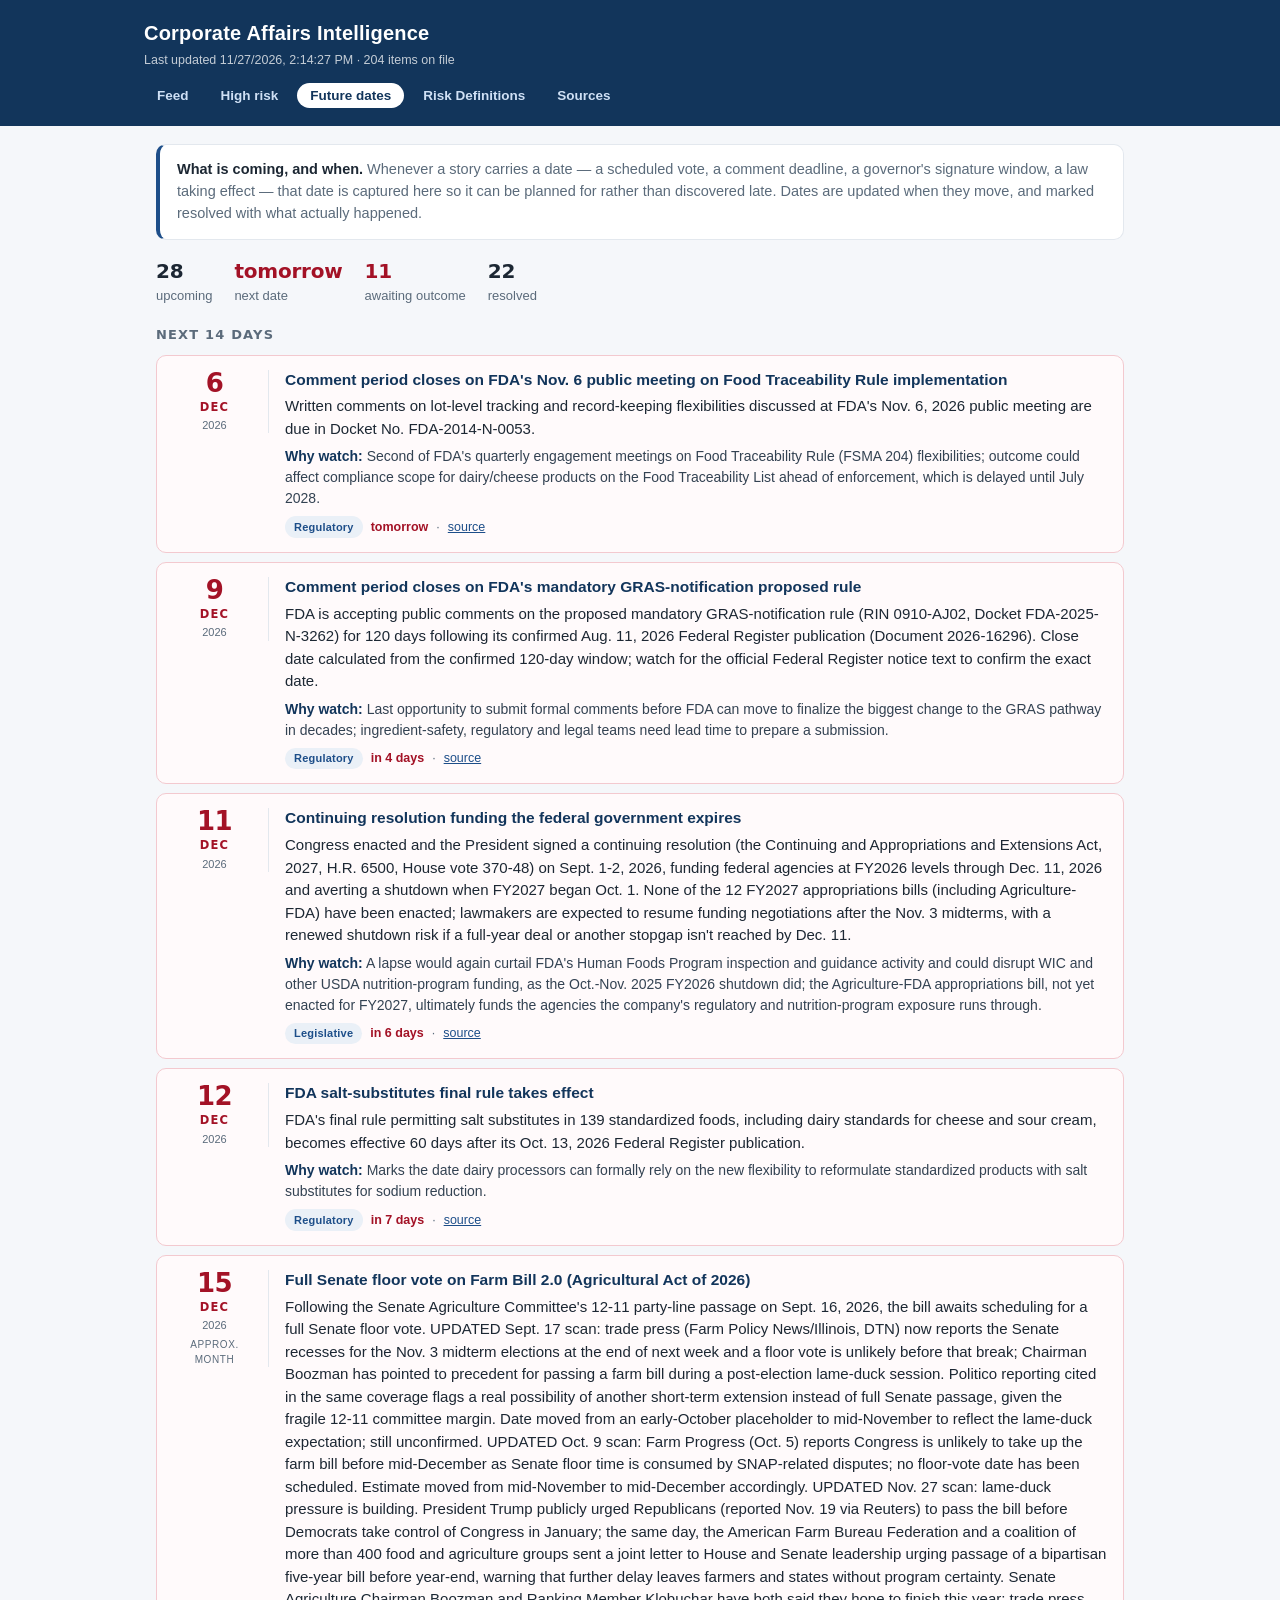
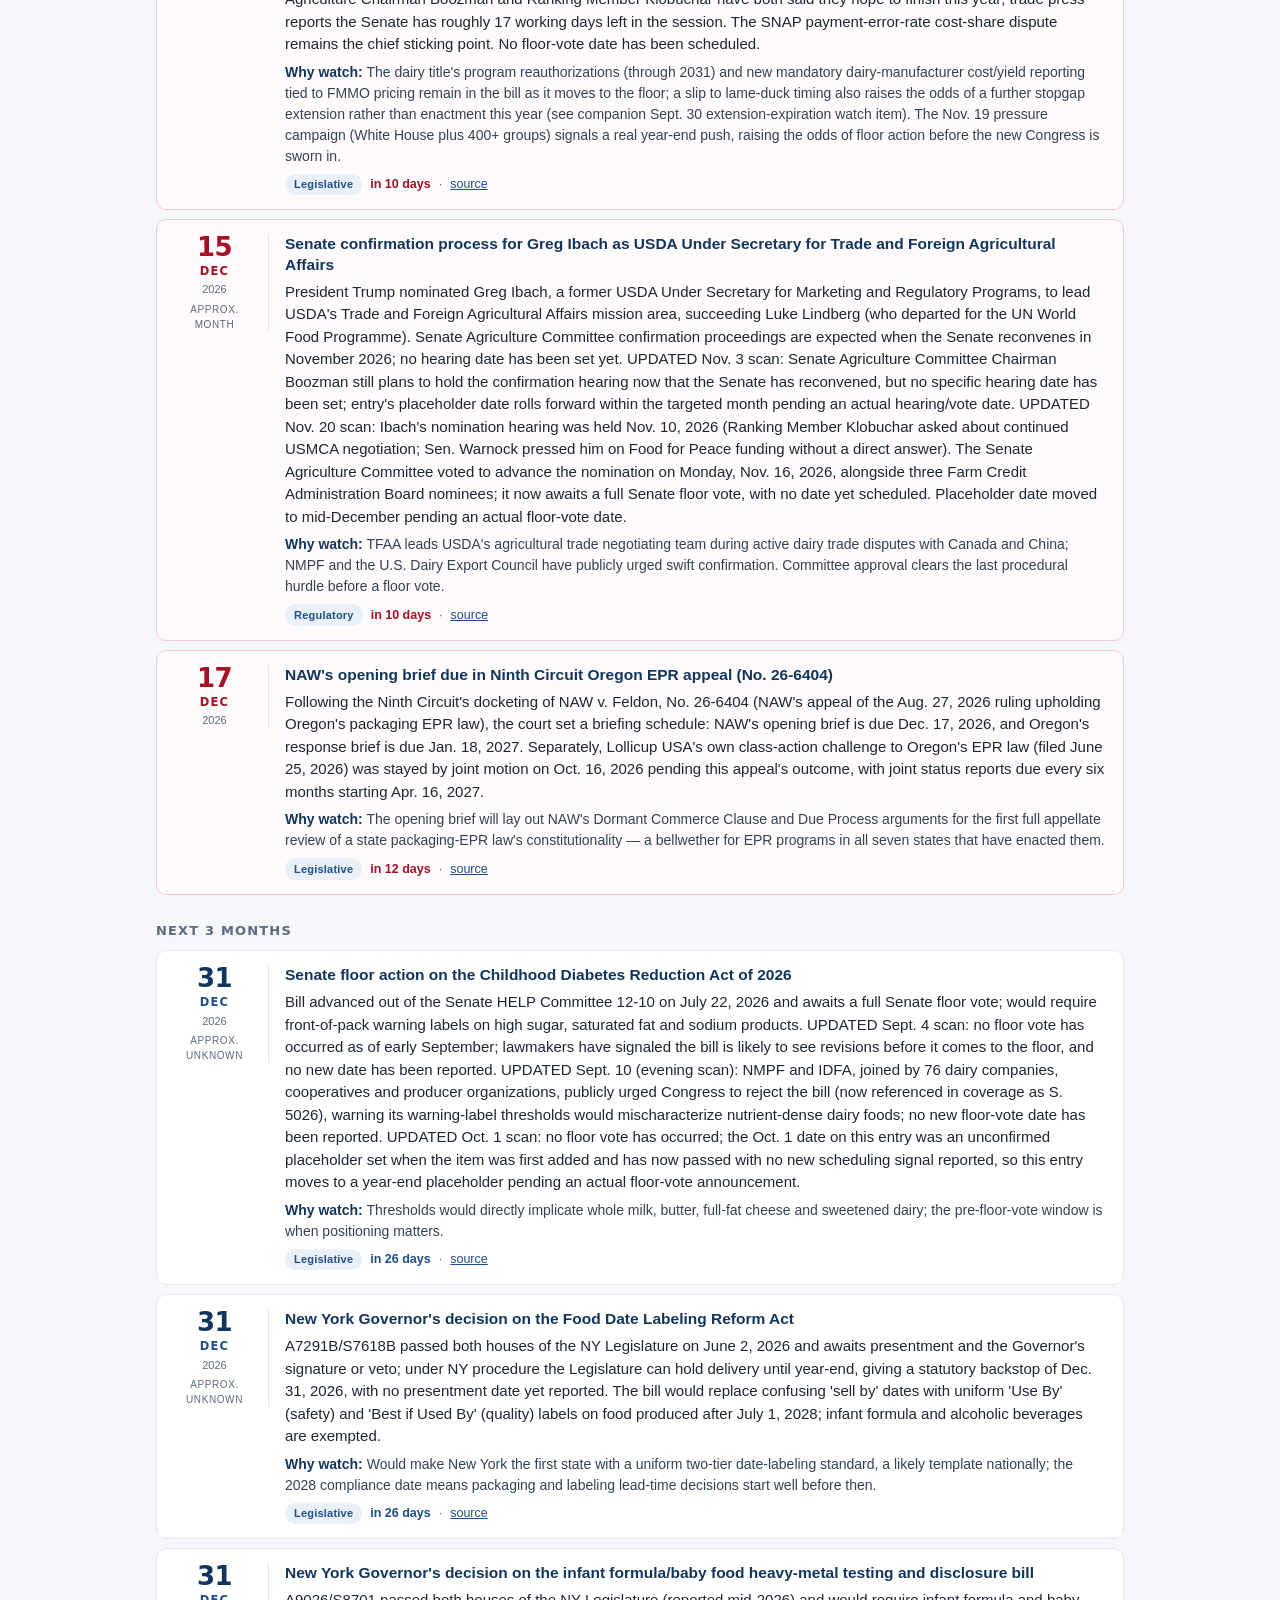
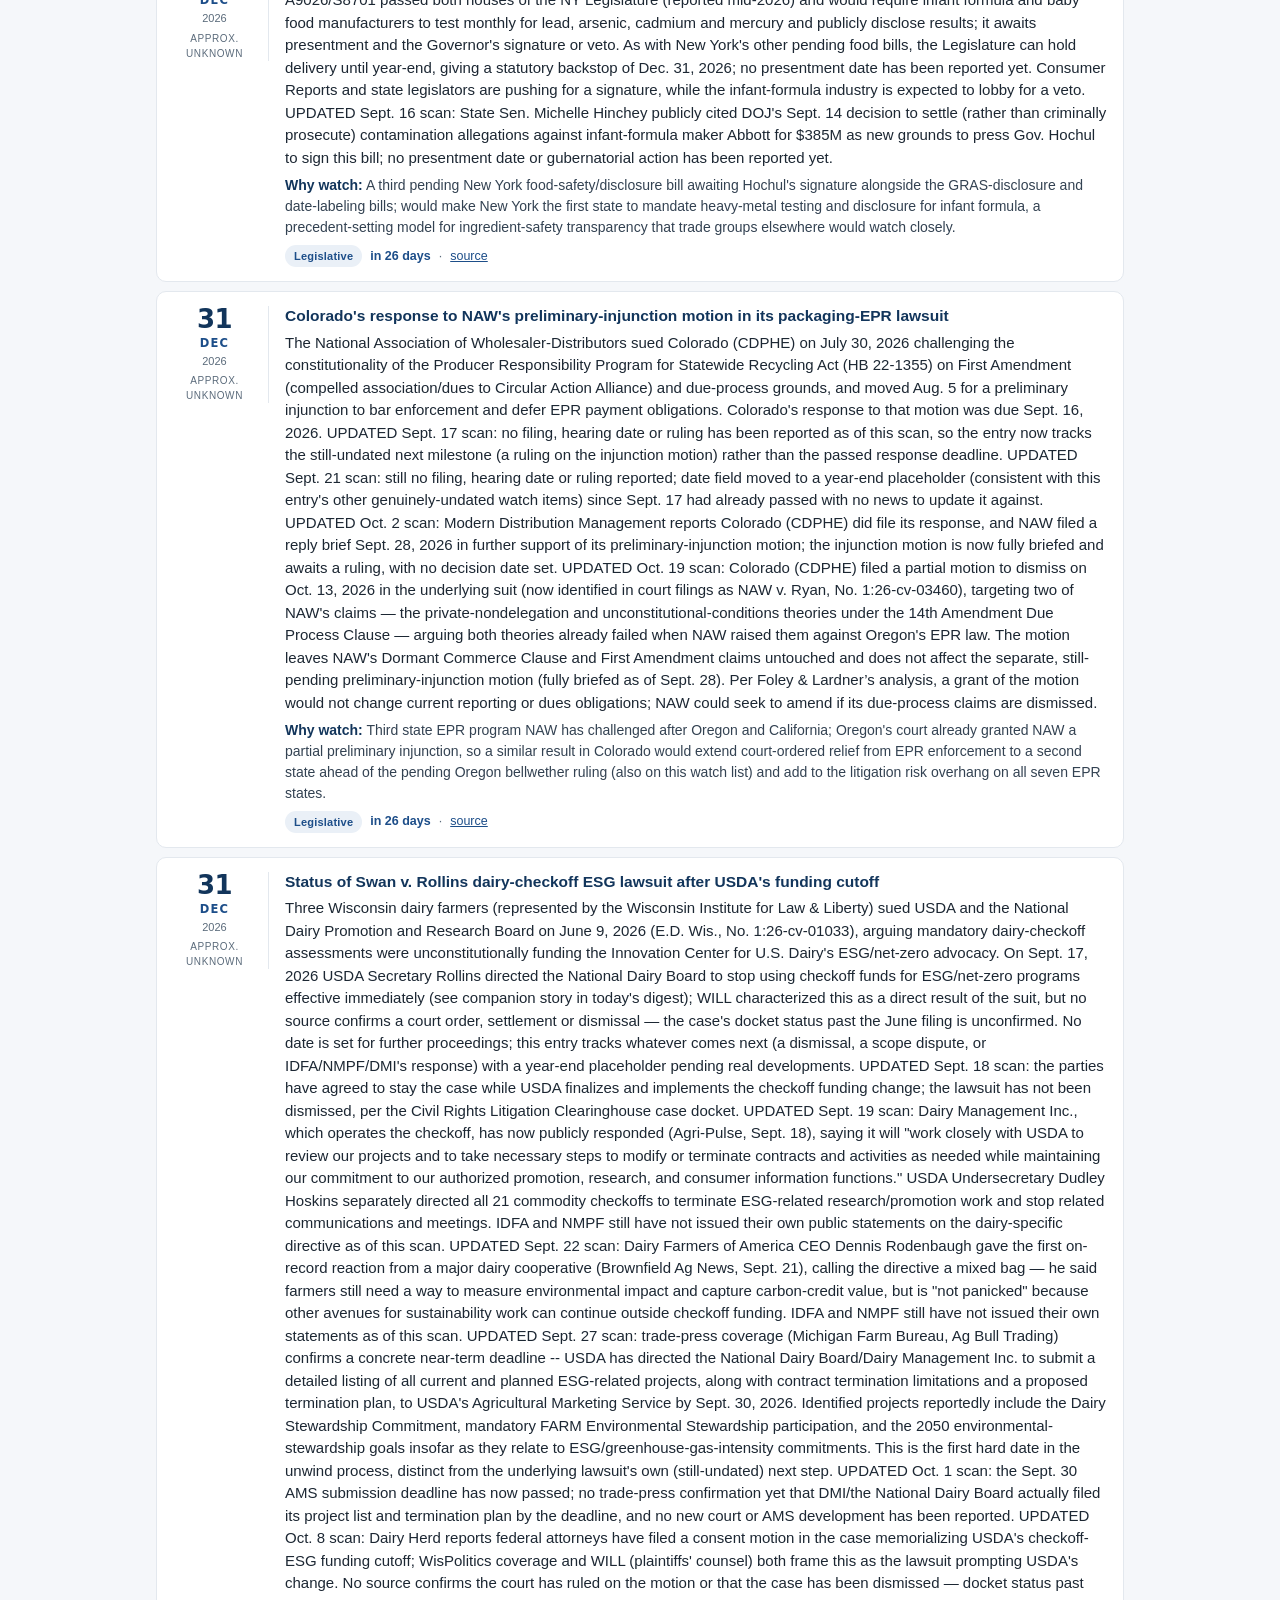
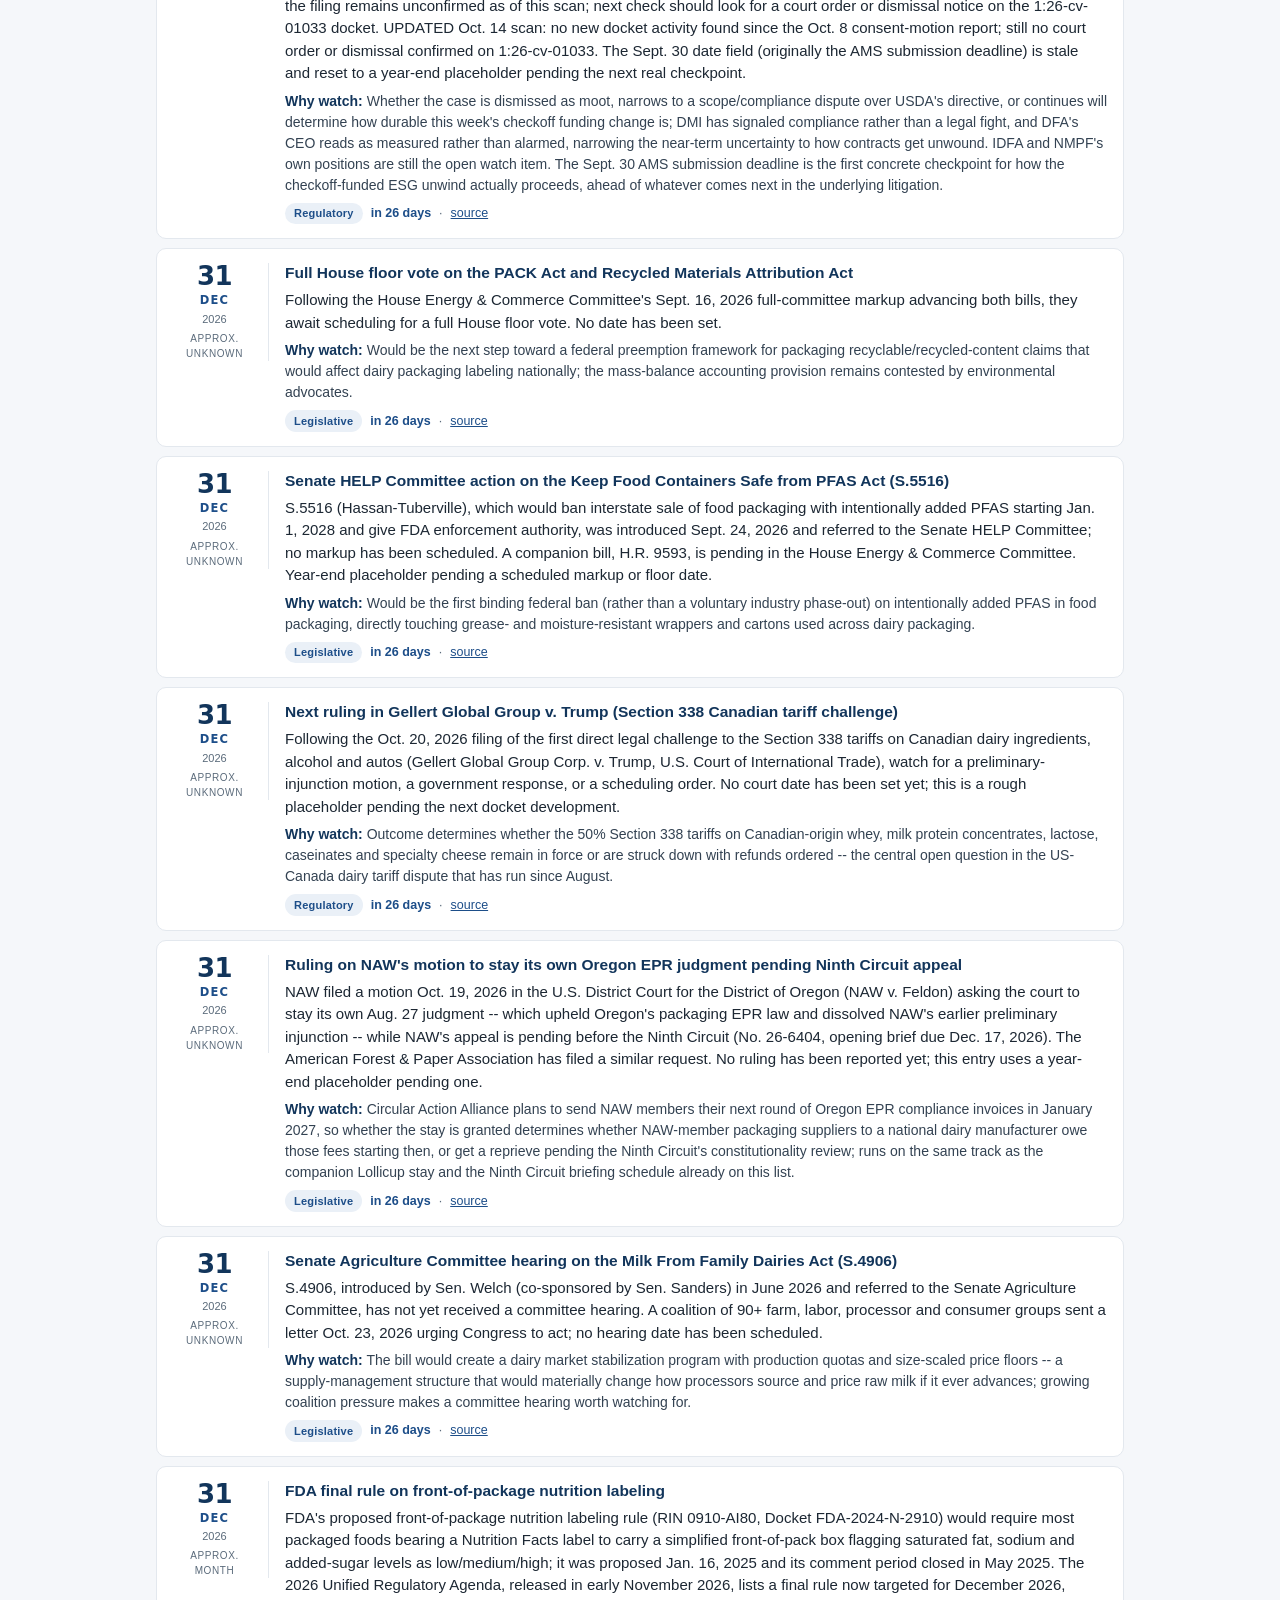
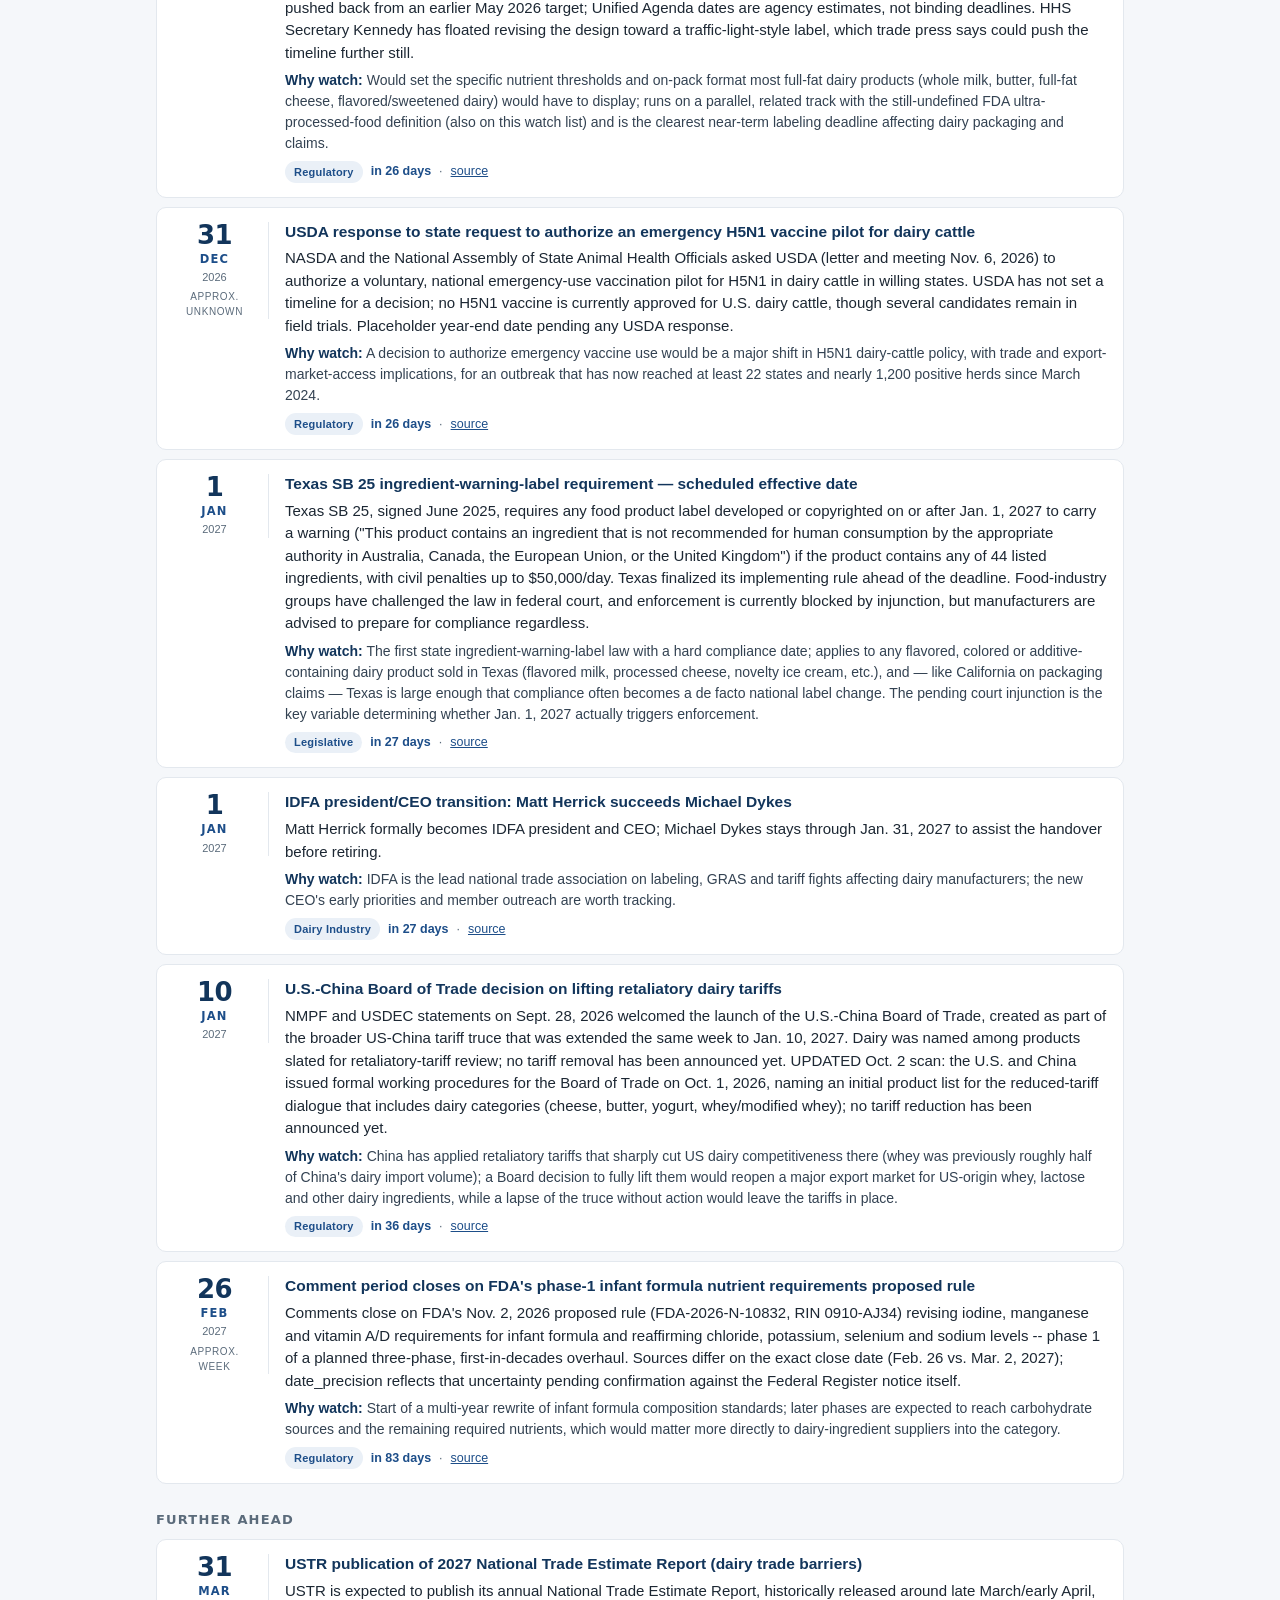
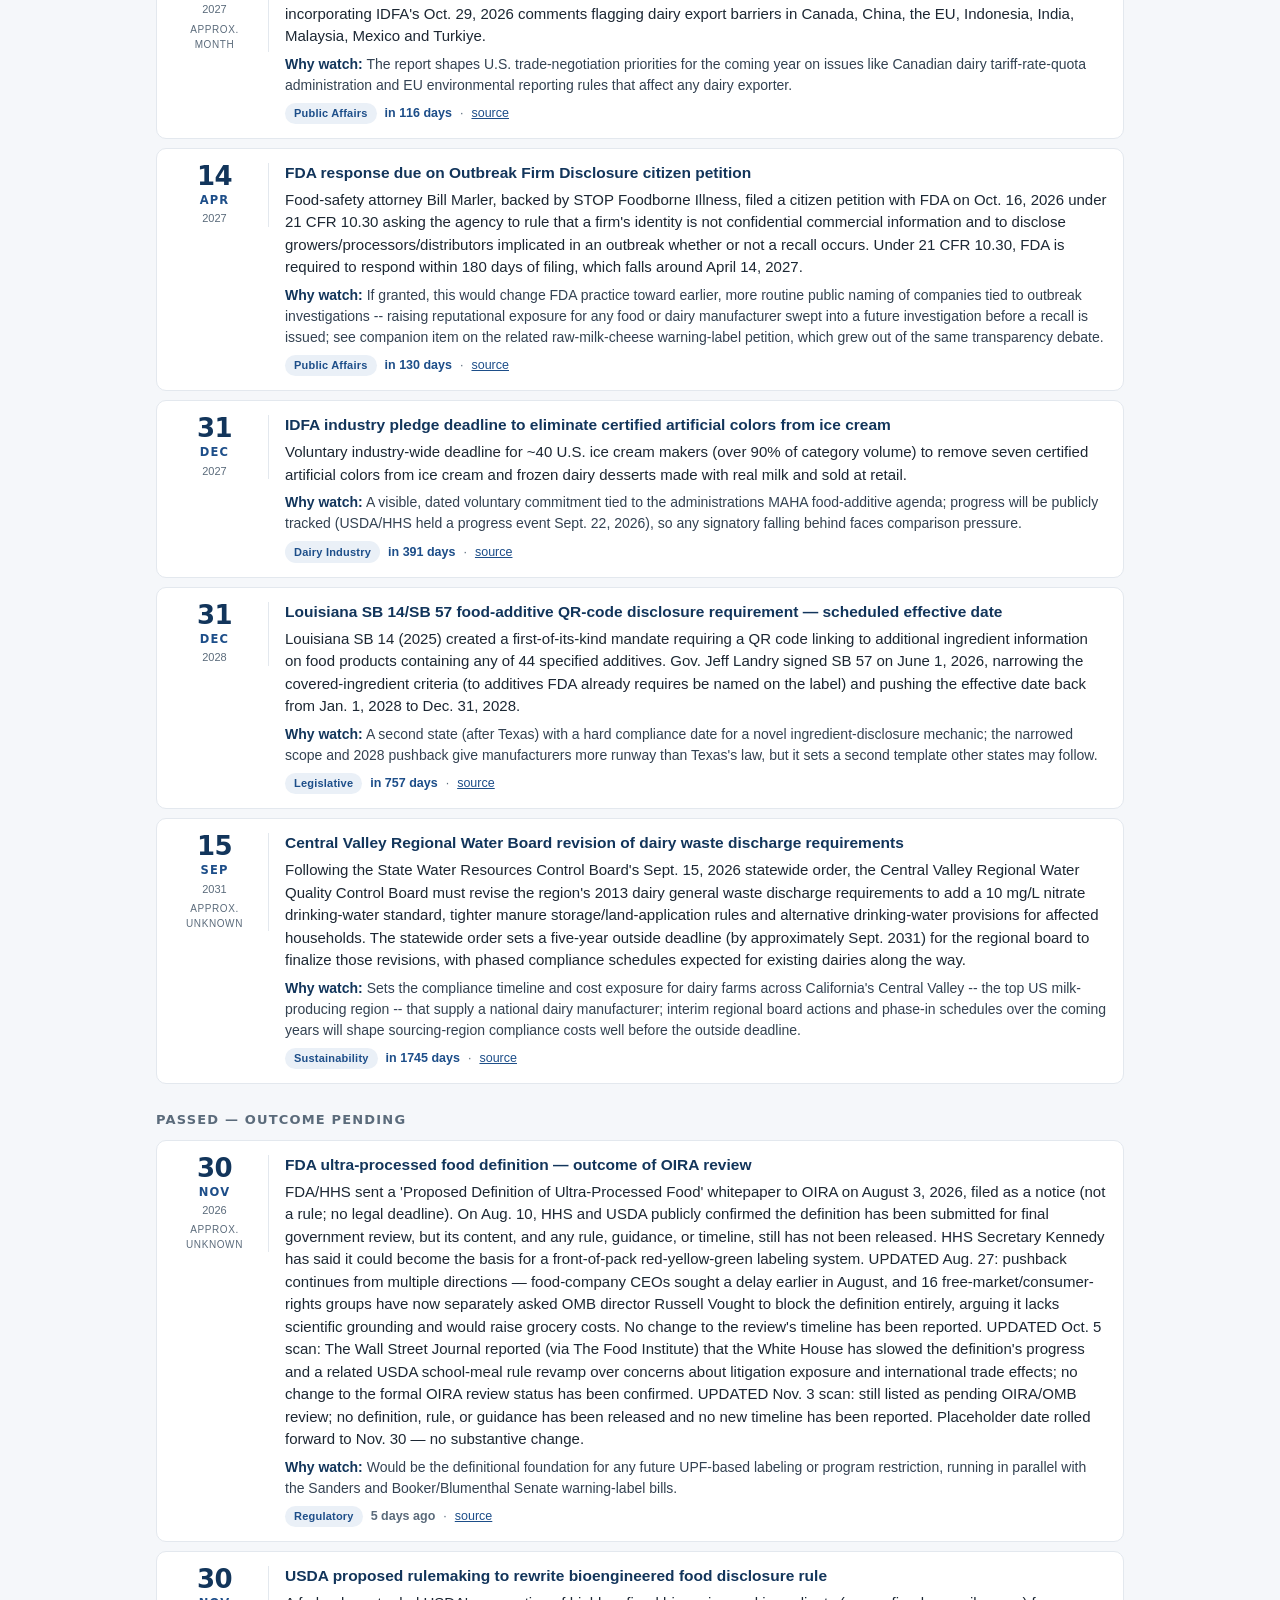
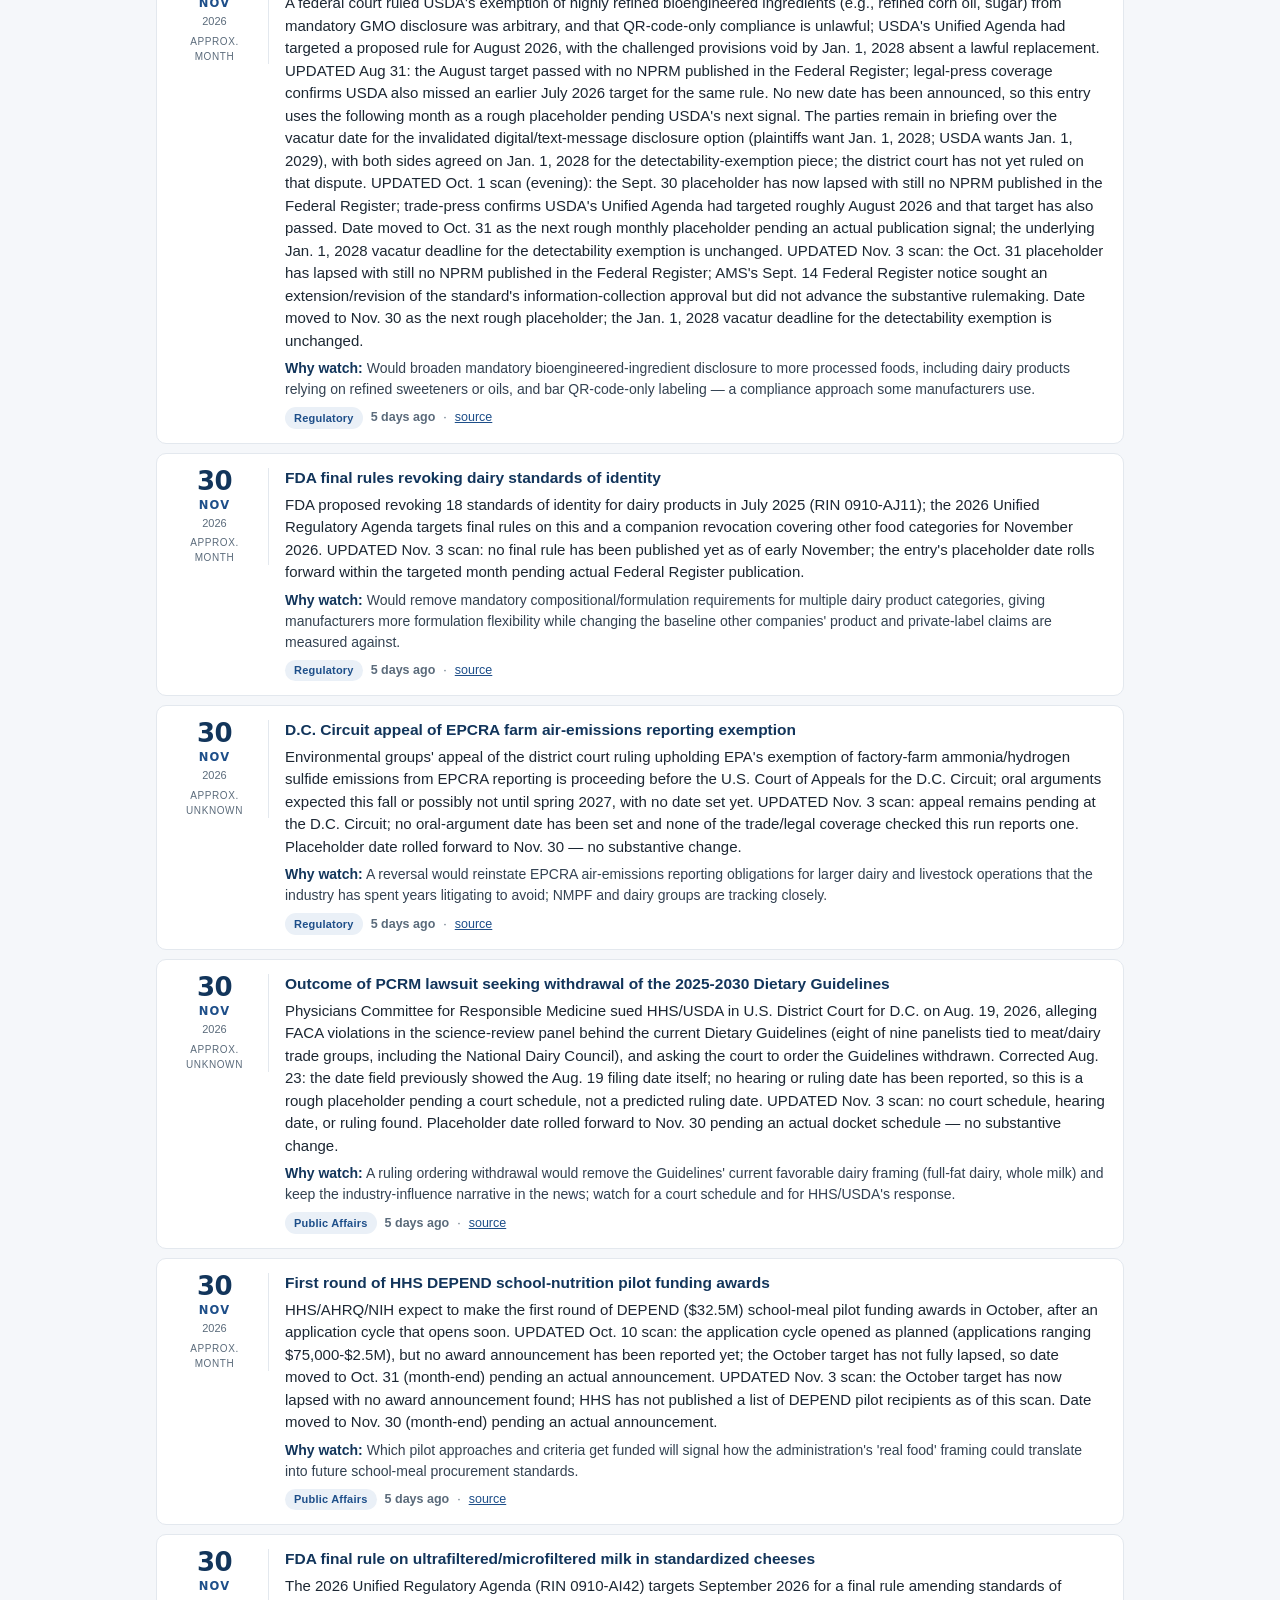
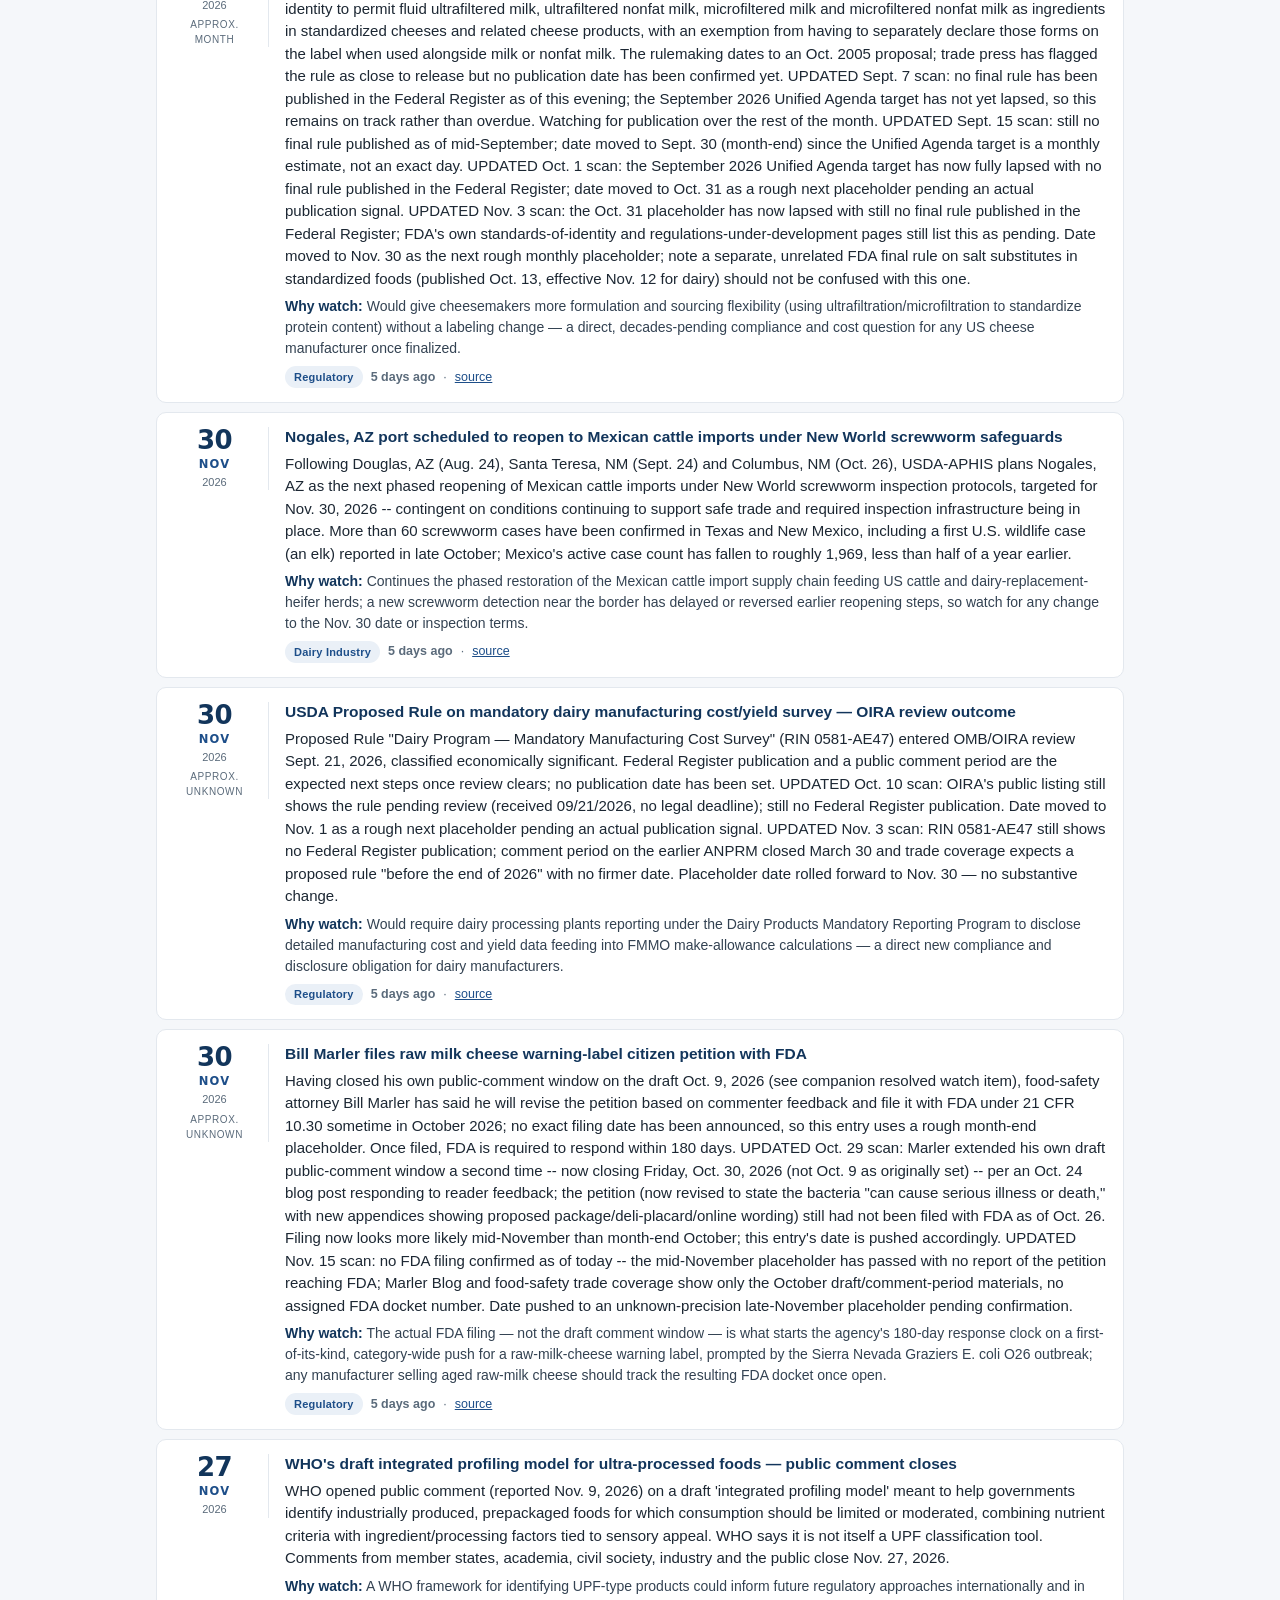
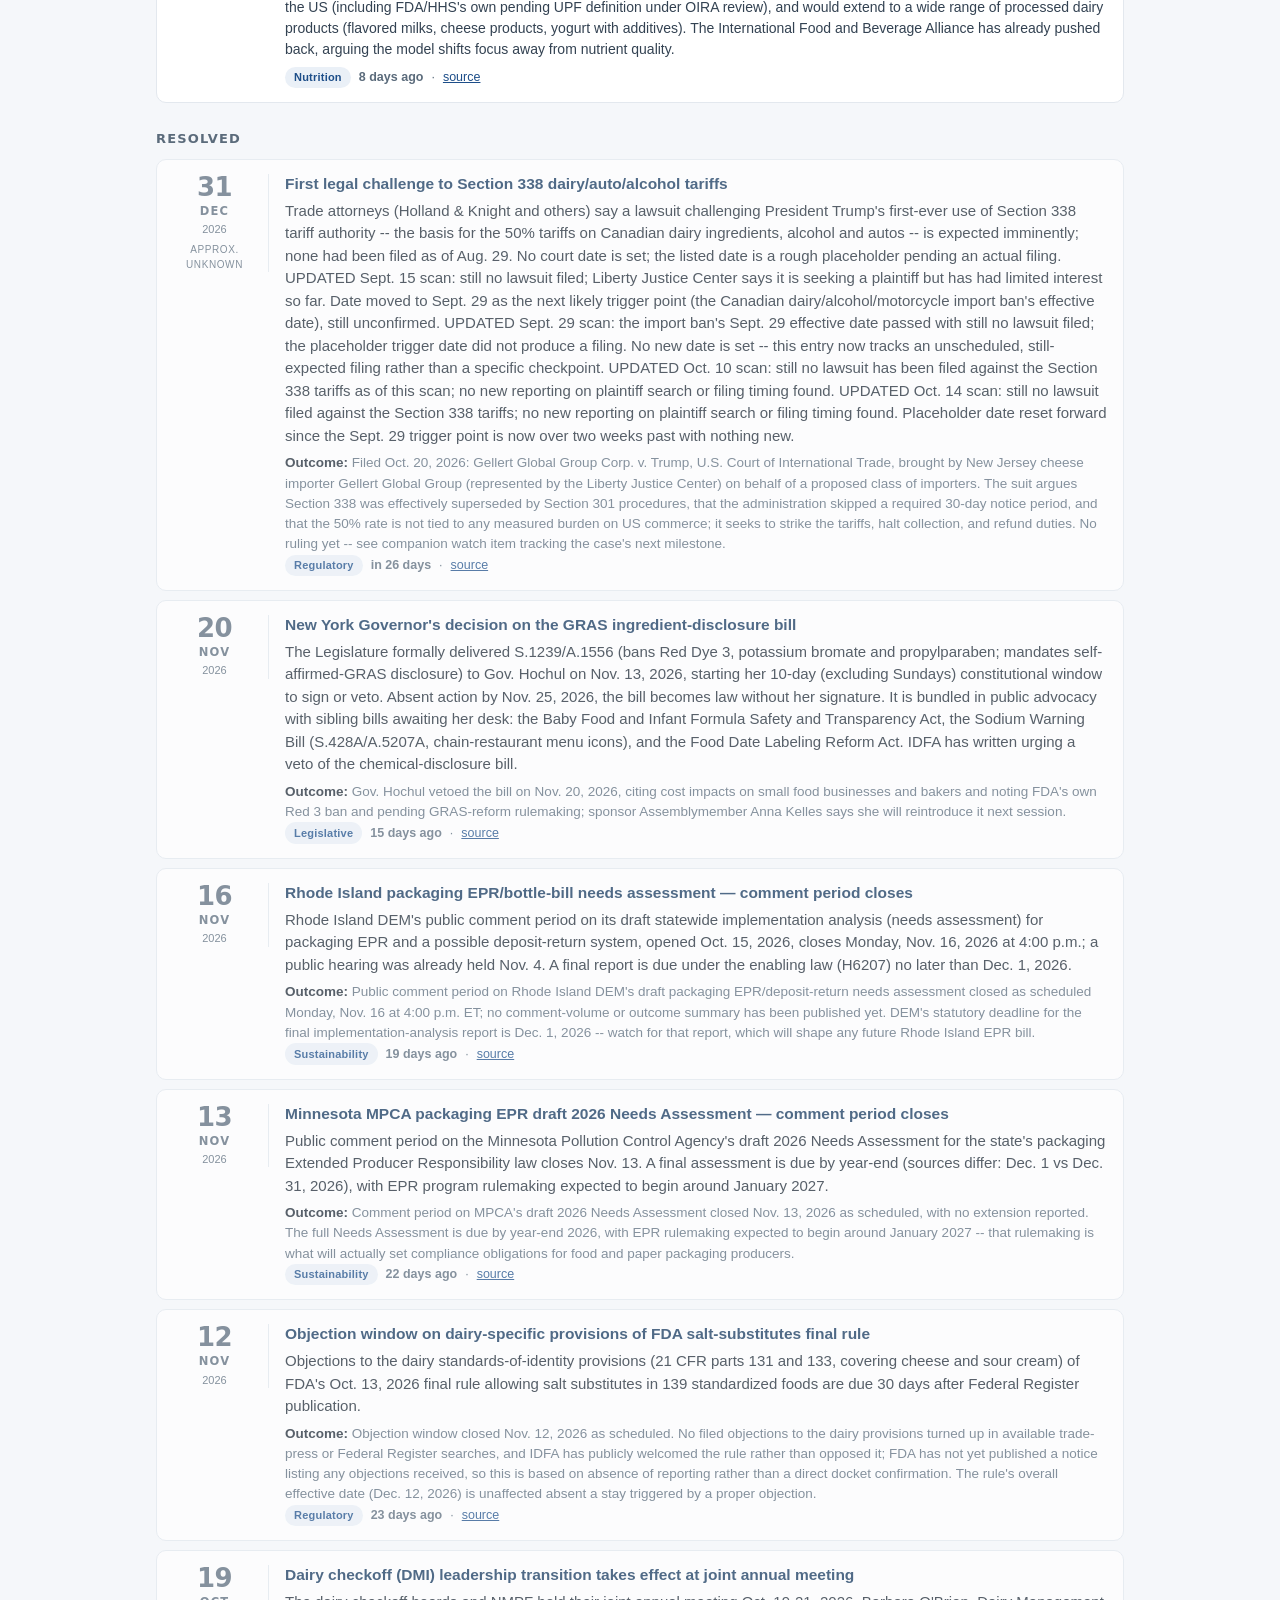
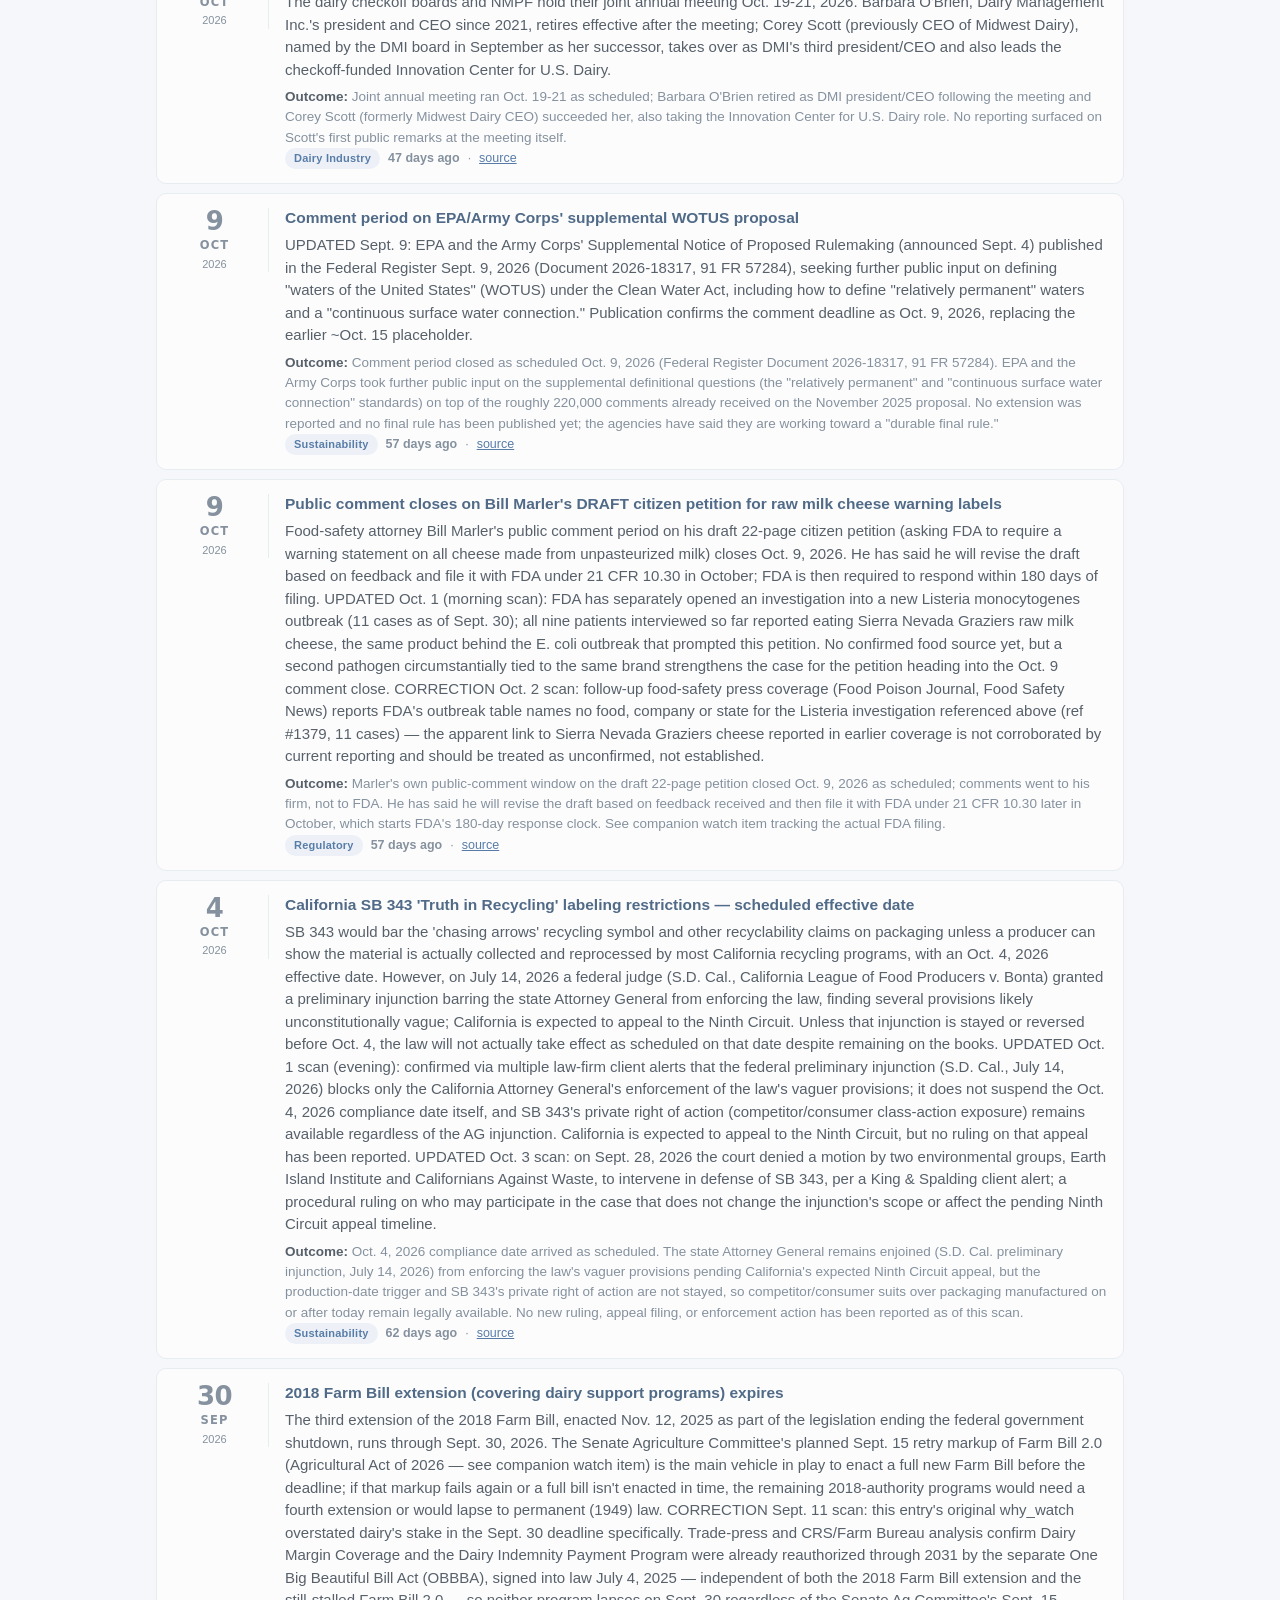
<file: docs/watch.html>
<!DOCTYPE html>
<html lang="en">
<head>
<meta charset="utf-8">
<meta name="viewport" content="width=device-width, initial-scale=1">
<meta name="robots" content="noindex">
<title>Future dates to watch — Corporate Affairs Intelligence</title>
<link rel="stylesheet" href="assets/site.css">
<style>
  .intro{background:#fff;border:1px solid var(--line);border-left:4px solid var(--navy2);border-radius:10px;padding:14px 17px;margin-bottom:16px}
  .intro p{margin:0;font-size:14.5px;color:var(--muted)}
  .intro p b{color:var(--ink)}

  .bar{display:flex;gap:22px;flex-wrap:wrap;margin:0 0 20px}
  .bar div{font-size:13px;color:var(--muted)}
  .bar b{display:block;color:var(--ink);font-family:var(--display);font-weight:800;font-size:20px;letter-spacing:-.01em}
  .bar .urgent b{color:#a31226}

  .bucket{margin-bottom:26px}
  .bucket > h2{
    font-family:var(--display);font-weight:800;font-size:13px;letter-spacing:.09em;
    text-transform:uppercase;color:var(--muted);margin:0 0 10px;
  }

  .ev{
    display:grid;grid-template-columns:96px 1fr;gap:16px;
    background:#fff;border:1px solid var(--line);border-radius:10px;
    padding:14px 16px;margin-bottom:9px;align-items:start;
  }
  .ev.soon{border-color:#f3c9cf;background:#fffafb}

  .when{text-align:center;border-right:1px solid var(--line);padding-right:12px}
  .when .d{font-family:var(--display);font-weight:800;font-size:26px;line-height:1;color:var(--navy);letter-spacing:-.02em}
  .when .m{font-family:var(--display);font-weight:700;font-size:11.5px;letter-spacing:.1em;text-transform:uppercase;color:var(--navy2);margin-top:3px}
  .when .y{font-size:11px;color:var(--muted);margin-top:1px}
  .when .approx{font-size:10px;letter-spacing:.06em;text-transform:uppercase;color:var(--muted);margin-top:4px}
  .ev.soon .when .d{color:#a31226}
  .ev.soon .when .m{color:#a31226}

  .body h3{margin:0 0 5px;font-size:15.5px;line-height:1.35;color:var(--navy)}
  .body .what{margin:0 0 6px}
  .body .why{margin:0 0 7px;color:#334252;font-size:14px}
  .body .why b{color:var(--navy)}
  .meta{display:flex;gap:8px;align-items:center;flex-wrap:wrap;font-size:12.5px;color:var(--muted)}
  .meta a{color:var(--navy2)}
  .countdown{font-weight:700;color:var(--navy2)}
  .countdown.soon{color:#a31226}
  .countdown.past{color:var(--muted);font-weight:600}

  .ev.done{opacity:.72}
  .ev.done .when .d,.ev.done .when .m{color:var(--muted)}
  .res{margin:0;font-size:13.5px;color:var(--muted)}
  .res b{color:var(--ink)}

  @media (max-width:560px){
    .ev{grid-template-columns:1fr;gap:8px}
    .when{display:flex;gap:8px;align-items:baseline;text-align:left;border-right:0;border-bottom:1px solid var(--line);padding:0 0 8px}
    .when .d{font-size:20px}
  }
</style>
</head>
<body>

<header>
  <div class="wrap">
    <h1>Corporate Affairs Intelligence</h1>
    <div class="sub" id="meta">Loading…</div>
    <nav>
      <a href="index.html">Feed</a>
      <a href="highrisk.html">High risk</a>
      <a href="watch.html" class="active" aria-current="page">Future dates</a>
      <a href="information.html">Risk Definitions</a>
      <a href="sources.html">Sources</a>
    </nav>
  </div>
</header>

<main>
  <div class="intro">
    <p><b>What is coming, and when.</b> Whenever a story carries a date — a scheduled vote, a comment deadline, a governor's signature window, a law taking effect — that date is captured here so it can be planned for rather than discovered late. Dates are updated when they move, and marked resolved with what actually happened.</p>
  </div>

  <div class="bar" id="bar"></div>
  <div id="list"></div>
</main>

<footer>
  Updated automatically by the daily intelligence agent · <a href="admin.html">Admin</a>
</footer>

<script src="assets/site.js"></script>
<script>
"use strict";

const DAY = 864e5;
const todayISO = () => new Date().toISOString().slice(0,10);

function daysUntil(iso){
  const a = new Date(todayISO() + "T12:00:00");
  const b = new Date(iso + "T12:00:00");
  return Math.round((b - a) / DAY);
}
function countdownText(n){
  if (n === 0) return "today";
  if (n === 1) return "tomorrow";
  if (n > 1)  return `in ${n} days`;
  if (n === -1) return "yesterday";
  return `${Math.abs(n)} days ago`;
}
function dateParts(iso){
  const d = new Date(iso + "T12:00:00");
  return {
    d: d.toLocaleDateString(undefined,{day:"numeric"}),
    m: d.toLocaleDateString(undefined,{month:"short"}),
    y: d.getFullYear()
  };
}

function renderEvent(x, opts){
  const done = opts && opts.done;
  const n = x.date ? daysUntil(x.date) : null;
  const soon = !done && n !== null && n >= 0 && n <= 14;
  const p = x.date ? dateParts(x.date) : null;
  const approx = x.date_precision && x.date_precision !== "exact"
    ? `<div class="approx">approx. ${esc(x.date_precision)}</div>` : "";
  const cd = n === null ? "date TBC" : countdownText(n);
  const cdClass = done || n < 0 ? "past" : (soon ? "soon" : "");
  const src = x.source_url
    ? ` · <a href="${esc(x.source_url)}" target="_blank" rel="noopener">source</a>` : "";

  return `<div class="ev${soon ? " soon" : ""}${done ? " done" : ""}">
    <div class="when">
      ${p ? `<div class="d">${esc(p.d)}</div><div class="m">${esc(p.m)}</div><div class="y">${esc(String(p.y))}</div>`
          : `<div class="m">TBC</div>`}
      ${approx}
    </div>
    <div class="body">
      <h3>${esc(x.title)}</h3>
      ${x.what_happens ? `<p class="what">${esc(x.what_happens)}</p>` : ""}
      ${!done && x.why_watch ? `<p class="why"><b>Why watch:</b> ${esc(x.why_watch)}</p>` : ""}
      ${done ? `<p class="res"><b>Outcome:</b> ${esc(x.resolution || "Date passed; no outcome recorded.")}</p>` : ""}
      <div class="meta">
        <span class="badge b-cat">${esc(x.category || "General")}</span>
        <span class="countdown ${cdClass}">${esc(cd)}</span>${src}
      </div>
    </div>
  </div>`;
}

function render(watch){
  if (!watch.length){
    $("#list").innerHTML = '<div class="empty">Nothing on the calendar yet. Dates are added automatically as stories that carry them come through.</div>';
    $("#bar").innerHTML = "";
    return;
  }

  const upcoming = watch
    .filter(x => x.status !== "resolved" && (!x.date || daysUntil(x.date) >= 0))
    .sort((a,b) => (a.date || "9999").localeCompare(b.date || "9999"));
  const overdue = watch
    .filter(x => x.status !== "resolved" && x.date && daysUntil(x.date) < 0)
    .sort((a,b) => (b.date || "").localeCompare(a.date || ""));
  const resolved = watch
    .filter(x => x.status === "resolved")
    .sort((a,b) => (b.date || "").localeCompare(a.date || ""));

  const next = upcoming.find(x => x.date);
  $("#bar").innerHTML =
    `<div><b>${upcoming.length}</b>upcoming</div>` +
    (next ? `<div class="${daysUntil(next.date) <= 14 ? "urgent" : ""}"><b>${esc(countdownText(daysUntil(next.date)))}</b>next date</div>` : "") +
    (overdue.length ? `<div class="urgent"><b>${overdue.length}</b>awaiting outcome</div>` : "") +
    (resolved.length ? `<div><b>${resolved.length}</b>resolved</div>` : "");

  const within = (x, lo, hi) => {
    if (!x.date) return false;
    const n = daysUntil(x.date);
    return n >= lo && n <= hi;
  };
  const buckets = [
    ["Next 14 days",        upcoming.filter(x => within(x,0,14))],
    ["Next 3 months",       upcoming.filter(x => within(x,15,90))],
    ["Further ahead",       upcoming.filter(x => x.date && daysUntil(x.date) > 90)],
    ["Date not yet set",    upcoming.filter(x => !x.date)],
    ["Passed — outcome pending", overdue],
    ["Resolved",            resolved]
  ];

  $("#list").innerHTML = buckets
    .filter(([, items]) => items.length)
    .map(([label, items]) =>
      `<div class="bucket"><h2>${esc(label)}</h2>` +
      items.map(x => renderEvent(x, {done: x.status === "resolved"})).join("") +
      `</div>`)
    .join("");
}

(async function init(){
  try {
    const data = await loadData();
    setMeta($("#meta"), data);
    render(data.watchlist || []);
  } catch(e){
    $("#meta").textContent = "Could not load data.json";
    $("#list").innerHTML = '<div class="empty">Could not load data — if previewing locally, serve over http (not file://).</div>';
  }
})();
</script>
</body>
</html>
</file>
<file: docs/assets/site.css>
:root{
  --navy:#12355b; --navy2:#1d4e89;
  --bg:#f5f7fa; --card:#ffffff; --ink:#1c2733; --muted:#5b6b7b; --line:#e3e8ee;
  --lo:#e8f1e9; --lo-t:#2e6b34;
  --med:#fdf3e0; --med-t:#8a5a00;
  --hi:#fdeaea;  --hi-t:#a31226;
  --display:"Avenir Next","Futura","Segoe UI",system-ui,sans-serif;
}
*{box-sizing:border-box}
body{
  margin:0;font-family:-apple-system,"Segoe UI",Roboto,Helvetica,Arial,sans-serif;
  background:var(--bg);color:var(--ink);font-size:15px;line-height:1.5;
  -webkit-font-smoothing:antialiased;
}

/* ---- header + nav ---- */
header{background:var(--navy);color:#fff;padding:18px 20px}
header .wrap{max-width:1000px;margin:0 auto;padding:0 4px}
header h1{margin:0;font-size:20px;font-weight:650;letter-spacing:.2px}
header .sub{font-size:12.5px;opacity:.75;margin-top:3px}
nav{display:flex;gap:6px;margin-top:13px;flex-wrap:wrap}
nav a{
  font-size:13.5px;font-weight:600;color:#cfe0f5;text-decoration:none;
  padding:6px 13px;border-radius:99px;line-height:1;
}
nav a:hover{background:rgba(255,255,255,.12);color:#fff}
nav a.active{background:#fff;color:var(--navy)}
nav a:focus-visible{outline:2px solid #fff;outline-offset:2px}

main{max-width:1000px;margin:0 auto;padding:18px 16px 60px}
footer{max-width:1000px;margin:0 auto;padding:0 16px 40px;font-size:12px;color:var(--muted)}
footer a{color:var(--navy2)}

/* ---- toolbar ---- */
.toolbar{display:flex;flex-wrap:wrap;gap:8px;margin:6px 0 18px;align-items:center}
.toolbar select,.toolbar input[type=search]{
  padding:8px 10px;border:1px solid var(--line);border-radius:8px;background:#fff;
  font-size:14px;color:var(--ink);
}
.toolbar input[type=search]{flex:1;min-width:170px}
.seg{display:inline-flex;border:1px solid var(--line);border-radius:8px;overflow:hidden;background:#fff}
.seg button{
  border:0;background:transparent;font-size:13.5px;font-weight:600;color:var(--muted);
  padding:8px 14px;cursor:pointer;font-family:inherit;
}
.seg button[aria-pressed="true"]{background:var(--navy2);color:#fff}
.seg button:focus-visible{outline:2px solid var(--navy2);outline-offset:-2px}

/* ---- panels ---- */
.panel{
  background:#fff;border:1px solid var(--line);border-left:4px solid var(--navy2);
  border-radius:10px;margin-bottom:16px;overflow:hidden;
}
.panel summary{cursor:pointer;padding:12px 16px;font-weight:650;color:var(--navy);list-style:none}
.panel summary::before{content:"▸ ";color:var(--navy2)}
.panel[open] summary::before{content:"▾ "}
.panel .body{padding:2px 20px 16px;border-top:1px solid var(--line)}

/* ---- day/week headings ---- */
.day{
  margin:26px 0 10px;font-size:13px;font-weight:700;text-transform:uppercase;
  letter-spacing:.08em;color:var(--muted);
}

/* ---- item cards ---- */
.card{background:var(--card);border:1px solid var(--line);border-radius:10px;padding:14px 16px;margin-bottom:10px}
.card h3{margin:0 0 6px;font-size:15.5px;line-height:1.35}
.card h3 a{color:var(--navy);text-decoration:none}
.card h3 a:hover{text-decoration:underline}
.badges{display:flex;flex-wrap:wrap;gap:6px;margin-bottom:8px}
.badge{font-size:11px;font-weight:650;padding:2.5px 9px;border-radius:99px;letter-spacing:.02em}
.b-cat{background:#eaf0f7;color:var(--navy2)}
.b-risk-Low{background:var(--lo);color:var(--lo-t)}
.b-risk-Medium{background:var(--med);color:var(--med-t)}
.b-risk-High{background:var(--hi);color:var(--hi-t)}
.b-rel{background:#f0ecf7;color:#59468b}
.b-rel.hot{background:var(--hi);color:var(--hi-t)}
.summary{margin:0 0 6px}
.why{margin:0 0 6px;color:#334252}
.why b{color:var(--navy)}
.action{margin:0 0 6px;font-size:13.5px;color:var(--muted);font-style:italic}
.srcs{font-size:12.5px;color:var(--muted)}
.srcs a{color:var(--navy2)}
.pub{opacity:.8}

.empty{
  background:#fff;border:1px dashed var(--line);border-radius:10px;padding:36px;
  text-align:center;color:var(--muted);margin-top:24px;
}

/* ---- markdown inside panels ---- */
.md h1,.md h2{color:var(--navy);font-size:16px;margin:14px 0 6px}
.md h1{font-size:17px}
.md ul{margin:6px 0;padding-left:22px}
.md p{margin:8px 0}
.md a{color:var(--navy2)}

@media (max-width:640px){ .toolbar{flex-direction:column;align-items:stretch} .seg{width:100%} .seg button{flex:1} }

/* ---- top-level area switch (Industry / Brands) ---- */
.areas{display:flex;gap:7px;margin-top:14px;flex-wrap:wrap}
.areas a{
  display:inline-flex;align-items:center;gap:7px;
  font-family:var(--display);font-size:14px;font-weight:700;letter-spacing:.01em;
  color:#cfe0f5;text-decoration:none;padding:8px 16px;border-radius:9px;line-height:1;
  background:rgba(255,255,255,.08);border:1px solid rgba(255,255,255,.14);
}
.areas a:hover{background:rgba(255,255,255,.17);color:#fff}
.areas a.on{background:#fff;color:var(--navy);border-color:#fff}
.areas a:focus-visible{outline:2px solid #fff;outline-offset:2px}
.areas .dot{width:7px;height:7px;border-radius:50%;background:currentColor;opacity:.55}
.areas a.on .dot{opacity:1}

/* sub-nav sits under the area switch */
nav.sub{margin-top:10px;padding-top:9px;border-top:1px solid rgba(255,255,255,.13)}
nav .spacer{flex:1}
nav .util{opacity:.82;font-weight:600}
@media (max-width:640px){ nav .spacer{display:none} }
</file>
